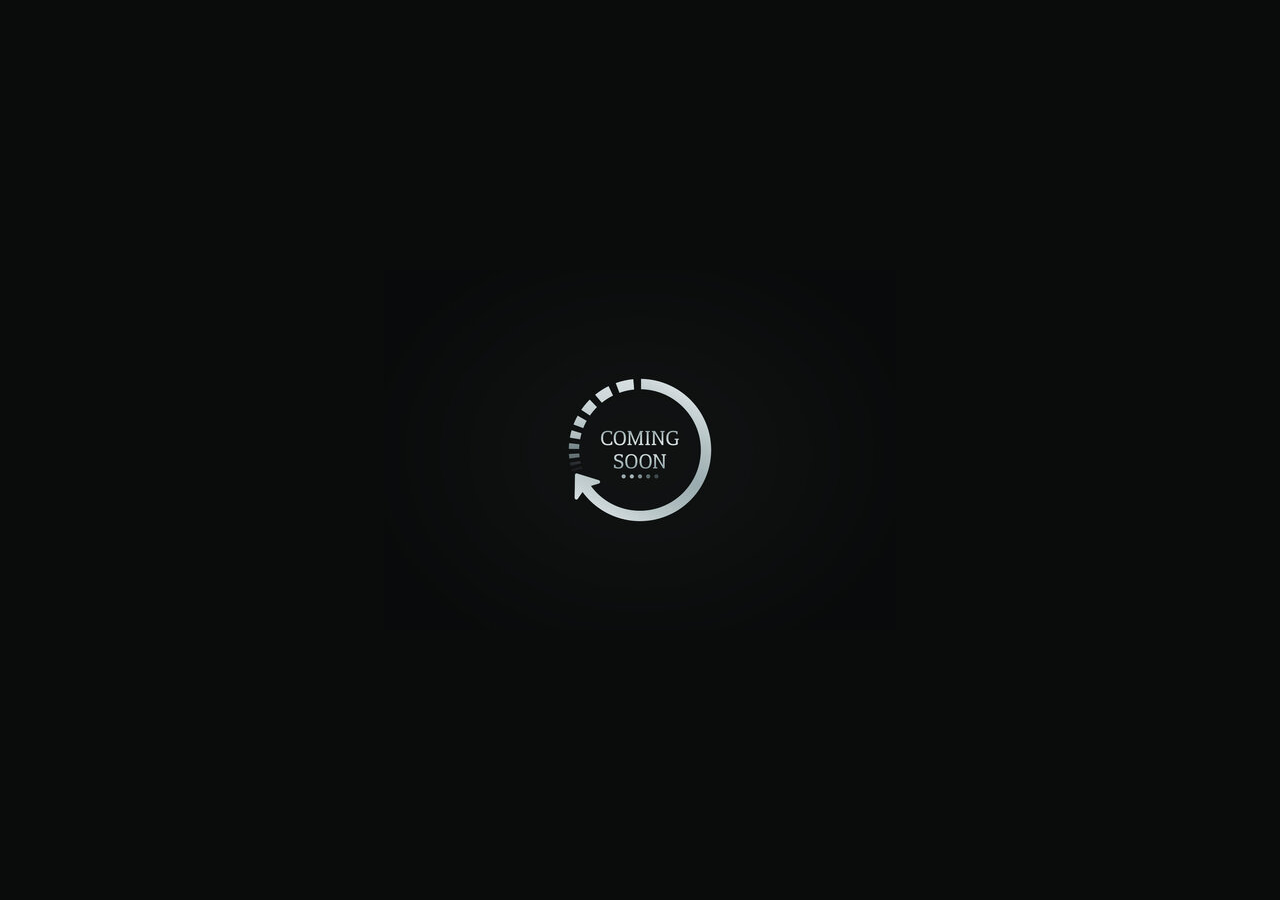
<file: index.html>
<!DOCTYPE html>
<html lang="en">
<head>
    <meta charset="UTF-8">
    <meta name="viewport" content="width=device-width, initial-scale=1.0">
    <title>Document</title>
    <link href="https://cdn.jsdelivr.net/npm/bootstrap@5.3.8/dist/css/bootstrap.min.css" rel="stylesheet" integrity="sha384-sRIl4kxILFvY47J16cr9ZwB07vP4J8+LH7qKQnuqkuIAvNWLzeN8tE5YBujZqJLB" crossorigin="anonymous">
</head>
<body>
    <style>
        body {
            background-color: #0A0C0B;
        }   
    </style>
     <DIV class="CONTAINER">
        <DIV class="ROW">
            <DIV class="COL-12 d-flex justify-content-center align-items-center" style="height: 100vh;">
                <!-- <H1>ACTIVATION COMING SOON</H1> -->
                 <img src="./360_F_429147814_0RLI4EL9SRKOUAhhJXLs7MKKuDhEjZqZ.jpg" alt="">
            </DIV>
        </DIV>
     </DIV>


    <script src="https://cdn.jsdelivr.net/npm/bootstrap@5.3.8/dist/js/bootstrap.bundle.min.js" integrity="sha384-FKyoEForCGlyvwx9Hj09JcYn3nv7wiPVlz7YYwJrWVcXK/BmnVDxM+D2scQbITxI" crossorigin="anonymous"></script>
</body>
</html>
</file>
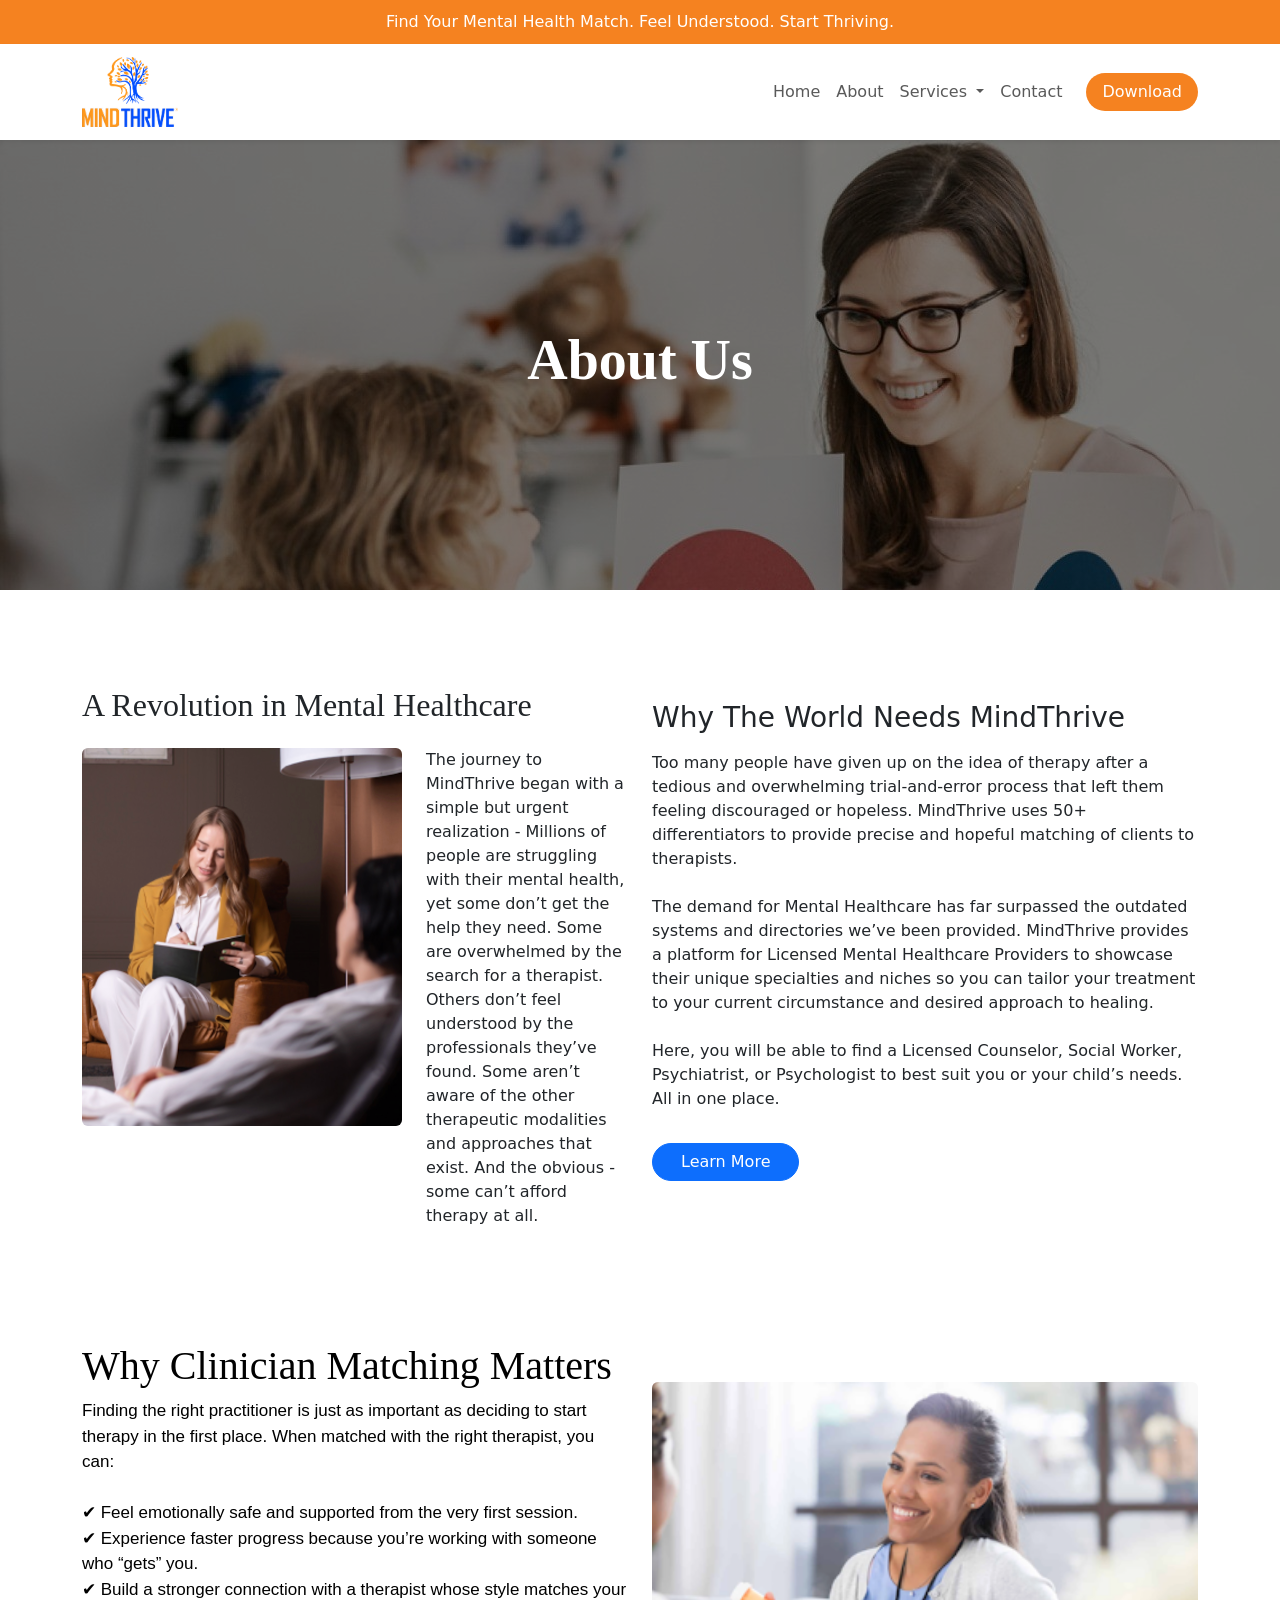
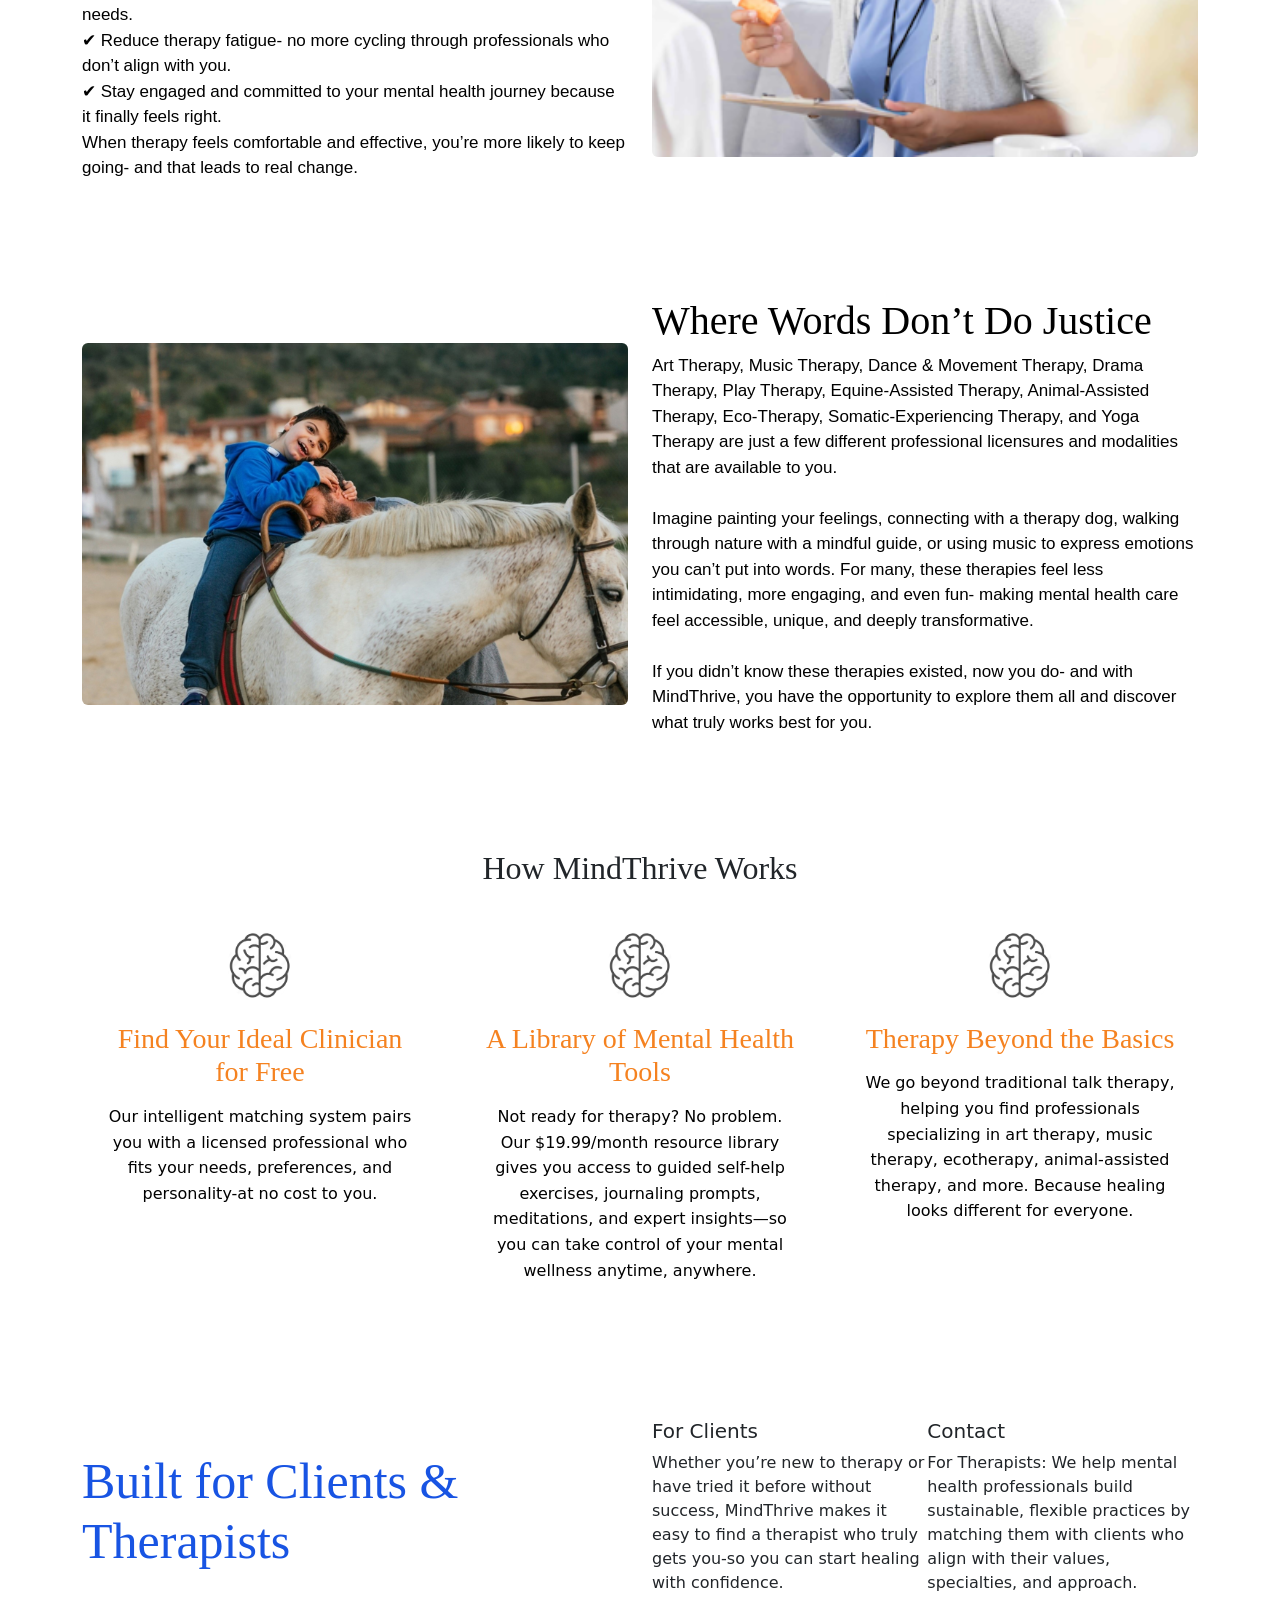
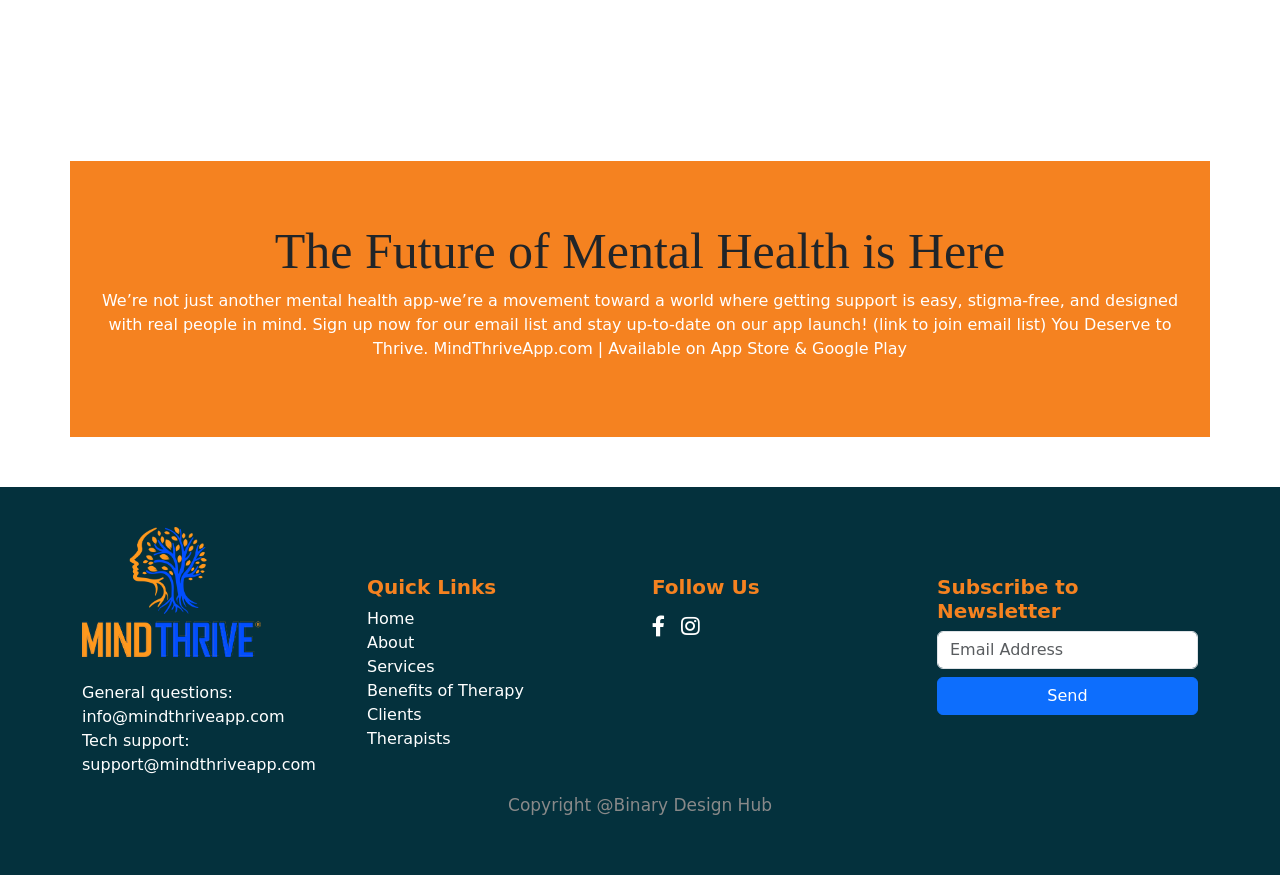
<file: about.html>
<!DOCTYPE html>
<html lang="en">
  <head>
    <meta charset="UTF-8" />
    <meta name="viewport" content="width=device-width, initial-scale=1.0" />
    <title>Document</title>
    <link rel="stylesheet" href="style.css" />
    <link
      href="https://cdn.jsdelivr.net/npm/bootstrap@5.3.2/dist/css/bootstrap.min.css"
      rel="stylesheet"
    />
    <link
      href="https://cdnjs.cloudflare.com/ajax/libs/font-awesome/5.15.4/css/all.min.css"
      rel="stylesheet"
    />
  </head>
  <body>
    <!-- Top Bar -->
    <div class="top-bar">
      Find Your Mental Health Match. Feel Understood. Start Thriving.
    </div>

    <!-- Navbar -->
    <nav class="navbar navbar-expand-lg shadow-sm">
      <div class="container">
        <a class="navbar-brand" href="#">
          <img src="./images/nav-logo.png" alt="MindThrive" height="70" />
        </a>
        <button
          class="navbar-toggler"
          type="button"
          data-bs-toggle="collapse"
          data-bs-target="#navbarNav"
        >
          <span class="navbar-toggler-icon"></span>
        </button>
        <div
          class="collapse navbar-collapse justify-content-end"
          id="navbarNav"
        >
          <ul class="navbar-nav me-3">
            <li class="nav-item">
              <a class="nav-link" href="index.html">Home</a>
            </li>
            <li class="nav-item">
              <a class="nav-link" href="about.html">About</a>
            </li>

            <!-- Services Dropdown -->
            <li class="nav-item dropdown">
              <a
                class="nav-link dropdown-toggle"
                href="#"
                id="servicesDropdown"
                role="button"
                data-bs-toggle="dropdown"
                aria-expanded="false"
              >
                Services
              </a>
              <ul class="dropdown-menu" aria-labelledby="servicesDropdown">
                <li>
                  <a class="dropdown-item" href="/clients.html">Clients</a>
                </li>
                <li>
                  <a class="dropdown-item" href="/clinicians.html"
                    >Clinicians</a
                  >
                </li>
                <li>
                  <a class="dropdown-item" href="/benefits.html"
                    >Client Resources Library</a
                  >
                </li>
                
                
              </ul>
            </li>

            <li class="nav-item">
              <a class="nav-link" href="contact.html">Contact</a>
            </li>
          </ul>
          <a href="#" class="btn btn-download">Download</a>
        </div>
      </div>
    </nav>

    <!-- banner -->
    <section class="about-hero">
      <div class="container text-center">
        <h1>About Us</h1>
      </div>
    </section>

    <!-- Founder Section -->
<section class="founder py-5">
  <div class="container">
    <div class="row align-items-center">
      
      <!-- Left Column -->
      <div class="col-lg-6 mb-4 mb-lg-0">
        <h2 class="mb-4 mt-5">A Revolution in Mental Healthcare</h2>
        <div class="d-flex flex-column flex-md-row align-items-start">
          <img src="./images/about.png" alt="MindThrive" class="img-fluid me-md-4 mb-3 mb-md-0 rounded" />
          <p>
            The journey to MindThrive began with a simple but urgent realization - Millions of people are struggling with their mental health, yet some don’t get the help they need. Some are overwhelmed by the search for a therapist. Others don’t feel understood by the professionals they’ve found. Some aren’t aware of the other therapeutic modalities and approaches that exist. And the obvious - some can’t afford therapy at all.
          </p>
        </div>
      </div>

      <!-- Right Column -->
      <div class="col-lg-6">
        <h3 class="mb-3">Why The World Needs MindThrive</h3>
        <p>
          Too many people have given up on the idea of therapy after a tedious and overwhelming trial-and-error process that left them feeling discouraged or hopeless. MindThrive uses 50+ differentiators to provide precise and hopeful matching of clients to therapists.<br><br>
          The demand for Mental Healthcare has far surpassed the outdated systems and directories we’ve been provided. MindThrive provides a platform for Licensed Mental Healthcare Providers to showcase their unique specialties and niches so you can tailor your treatment to your current circumstance and desired approach to healing.<br><br>
          Here, you will be able to find a Licensed Counselor, Social Worker, Psychiatrist, or Psychologist to best suit you or your child’s needs. All in one place.
        </p>
        <button class="btn btn-primary rounded-pill mt-3">Learn More</button>
      </div>

    </div>
  </div>
</section>

<!-- Optional CSS for spacing -->
<!-- <style>
  .founder h2, .founder h3 {
    color: #1a1a1a;
  }
  .founder p {
    line-height: 1.7;
    color: #555;
  }
</style> -->


    <!-- about section 1 -->
    <section class="about-section-1">
      <div class="container">
        <div class="row align-items-center">
          <div class="col-md-6">
            <h2>Why Clinician Matching Matters</h2>
            <p>
              Finding the right practitioner is just as important as deciding to
              start therapy in the first place. When matched with the right
              therapist, you can: <br />
              <br />✔ Feel emotionally safe and supported from the very first
              session.<br />
              ✔ Experience faster progress because you’re working with someone
              who “gets” you.<br />
              ✔ Build a stronger connection with a therapist whose style matches
              your needs.<br />
              ✔ Reduce therapy fatigue- no more cycling through professionals
              who don’t align with you.<br />
              ✔ Stay engaged and committed to your mental health journey because
              it finally feels right.<br />
              When therapy feels comfortable and effective, you’re more likely
              to keep going- and that leads to real change.
            </p>
          </div>
          <div class="col-md-6">
            <img
              src="./images/about-img-1.png"
              alt="Therapy"
              class="img-fluid rounded"
            />
          </div>
        </div>
      </div>
    </section>

    <!-- about section 2 -->
    <section class="about-section-1">
      <div class="container">
        <div class="row align-items-center">
          <div class="col-md-6">
            <img
              src="./images/about-img-2.jpeg"
              alt="Therapy"
              class="img-fluid rounded"
            />
          </div>
          <div class="col-md-6">
            <h2>Where Words Don’t Do Justice</h2>
            <p>
              Art Therapy, Music Therapy, Dance & Movement Therapy, Drama
              Therapy, Play Therapy, Equine-Assisted Therapy, Animal-Assisted
              Therapy, Eco-Therapy, Somatic-Experiencing Therapy, and Yoga
              Therapy are just a few different professional licensures and
              modalities that are available to you.<br /><br />
              Imagine painting your feelings, connecting with a therapy dog,
              walking through nature with a mindful guide, or using music to
              express emotions you can’t put into words. For many, these
              therapies feel less intimidating, more engaging, and even fun-
              making mental health care feel accessible, unique, and deeply
              transformative.<br /><br />
              If you didn’t know these therapies existed, now you do- and with
              MindThrive, you have the opportunity to explore them all and
              discover what truly works best for you.
            </p>
          </div>
        </div>
      </div>
    </section>

    <!-- about-card -->
    <section class="about-section-2 text-center mt-5">
      <div class="container">
        <h2>How MindThrive Works</h2>
        <div class="row mt-4">
          <div class="col-md-4">
            <div class="card-custom">
              <div class="icon-circle">
                <img class="rounded-pill" src="./images/about-card-img.jpg"
                height="70 alt="" />
              </div>
              <h3>Find Your Ideal Clinician for Free</h3>
              <p>
                Our intelligent matching system pairs you with a licensed
                professional who fits your needs, preferences, and
                personality-at no cost to you.
              </p>
            </div>
          </div>

          <div class="col-md-4">
            <div class="card-custom">
              <div class="icon-circle">
                <img class="rounded-pill" src="./images/about-card-img.jpg"
                height="70 alt="" />
              </div>
              <h3>A Library of Mental Health Tools</h3>
              <p>
                Not ready for therapy? No problem. Our $19.99/month resource
                library gives you access to guided self-help exercises,
                journaling prompts, meditations, and expert insights—so you can
                take control of your mental wellness anytime, anywhere.
              </p>
            </div>
          </div>

          <div class="col-md-4">
            <div class="card-custom">
              <div class="icon-circle">
                <img class="rounded-pill" src="./images/about-card-img.jpg"
                height="70 alt="" />
              </div>
              <h3>Therapy Beyond the Basics</h3>
              <p>
                We go beyond traditional talk therapy, helping you find
                professionals specializing in art therapy, music therapy,
                ecotherapy, animal-assisted therapy, and more. Because healing
                looks different for everyone.
              </p>
            </div>
          </div>
        </div>
      </div>
    </section>

    <!-- about section 3 -->
   
    <section class="about-section-3">
      <div class="container">
        <div class="row">
          <div class="col-md-6 d-flex align-items-center">
            <h2>
              Built for Clients & <br />
              Therapists
            </h2>
          </div>
          <div class="col-md-6 d-flex">
            <div class="content">
              <h5>For Clients</h5>
              <p>
                Whether you’re new to therapy or have tried it before without
                success, MindThrive makes it easy to find a therapist who truly
                gets you-so you can start healing with confidence.
              </p>
            </div>
            <div class="content">
              <h5>Contact</h5>
              <p>
                For Therapists: We help mental health professionals build
                sustainable, flexible practices by matching them with clients
                who align with their values, specialties, and approach.
              </p>
            </div>
          </div>
        </div>
      </div>
    </section>

     <!-- about section 4 -->
    <section class="about-section-4">
      <div class="container">
        <div class="row">
          <div class="col-md-12">
            <h2 class="text-center">The Future of Mental Health is Here</h2>
            <p class="text-center">We’re not just another mental health app-we’re a movement toward a
            world where getting support is easy, stigma-free, and designed with
            real people in mind. Sign up now for our email list and stay
            up-to-date on our app launch! (link to join email list) You Deserve
            to Thrive. MindThriveApp.com | Available on App Store & Google Play</p>
          </div>
        </div>
      </div>
    </section>

<!-- Footer -->
    <footer class="footer">
      <div class="container">
        <div class="row">
          <div class="col-md-3">
            <img src="./images/nav-logo.png" alt="MindThrive" height="130" />
            <p class="mt-4">
              General questions: info@mindthriveapp.com
              <br />
              Tech support: support@mindthriveapp.com
            </p>

            <!-- Social Icons
            <div class="social-icons mt-3">
              <a href="https://facebook.com" target="_blank"
                ><i class="fab fa-facebook-f"></i
              ></a>
              <a href="https://instagram.com" target="_blank"
                ><i class="fab fa-instagram"></i
              ></a>
              <a href="https://linkedin.com" target="_blank"
                ><i class="fab fa-linkedin-in"></i
              ></a>
              <a href="https://twitter.com" target="_blank"
                ><i class="fab fa-twitter"></i
              ></a>
            </div> -->
          </div>

          <div class="col-md-3 mt-5">
            <h5>Quick Links</h5>
            <ul class="list-unstyled">
              <li><a href="/index.html">Home</a></li>
              <li><a href="/about.html">About</a></li>
              <li><a href="">Services</a></li>
              <li><a href="/benefits.html">Benefits of Therapy</a></li>
              <li><a href="/clients.html">Clients</a></li>
              <li><a href="#">Therapists</a></li>
            </ul>
          </div>
          <div class="col-md-3 mt-5">
            <h5>Follow Us</h5>
            <ul class="list-unstyled d-flex mt-3">
              <li>
                <a href="https://www.facebook.com" target="_blank" class="me-3">
                  <i class="fab fa-facebook-f fa-lg"></i>
                </a>
              </li>
              <li>
                <a href="https://www.instagram.com" target="_blank">
                  <i class="fab fa-instagram fa-lg"></i>
                </a>
              </li>
            </ul>
          </div>
          <div class="col-md-3 mt-5">
            <h5>Subscribe to Newsletter</h5>
            <input
              type="email"
              class="form-control mb-2"
              placeholder="Email Address"
            />
            <button class="btn btn-primary w-100">Send</button>
          </div>
        </div>
      </div>
      <div class="bottom">
        <p>Copyright @Binary Design Hub</p>
      </div>
    </footer>

    <script src="https://cdn.jsdelivr.net/npm/bootstrap@5.3.2/dist/js/bootstrap.bundle.min.js"></script>
  </body>
</html>
</file>
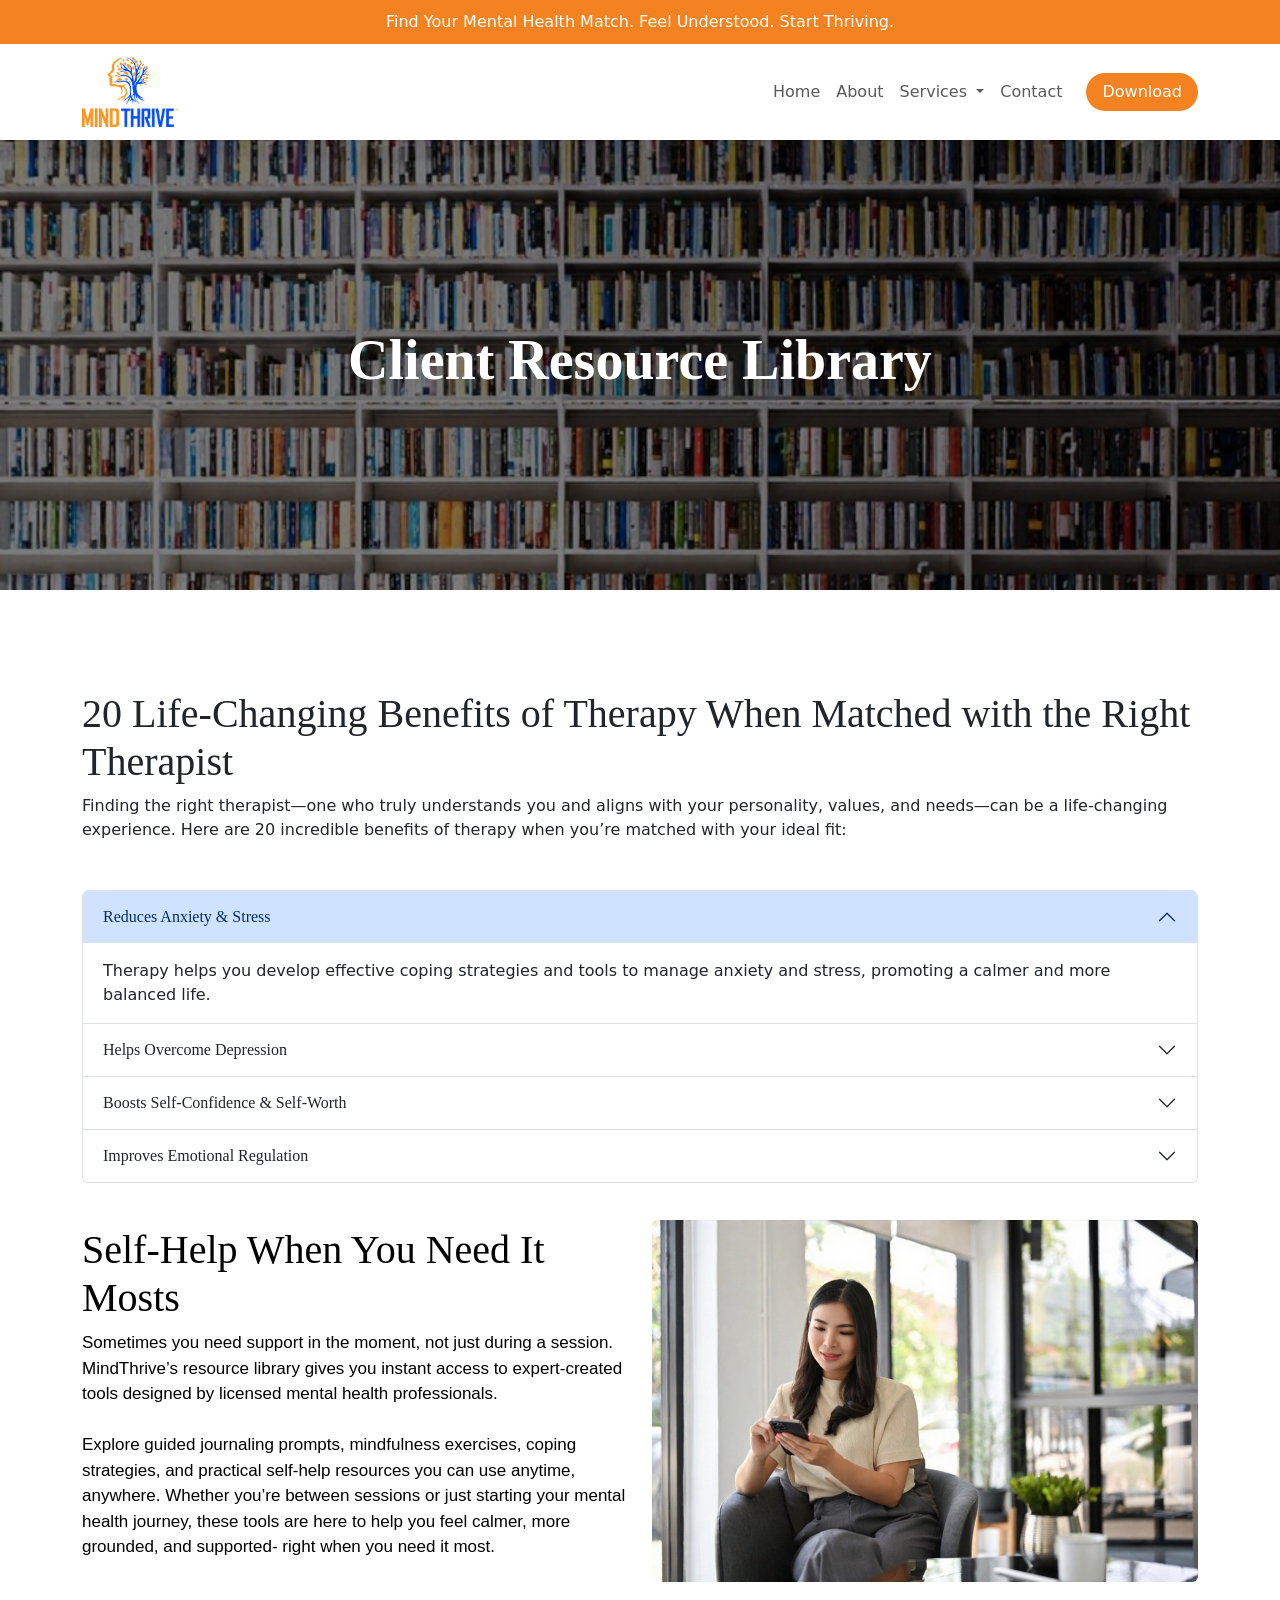
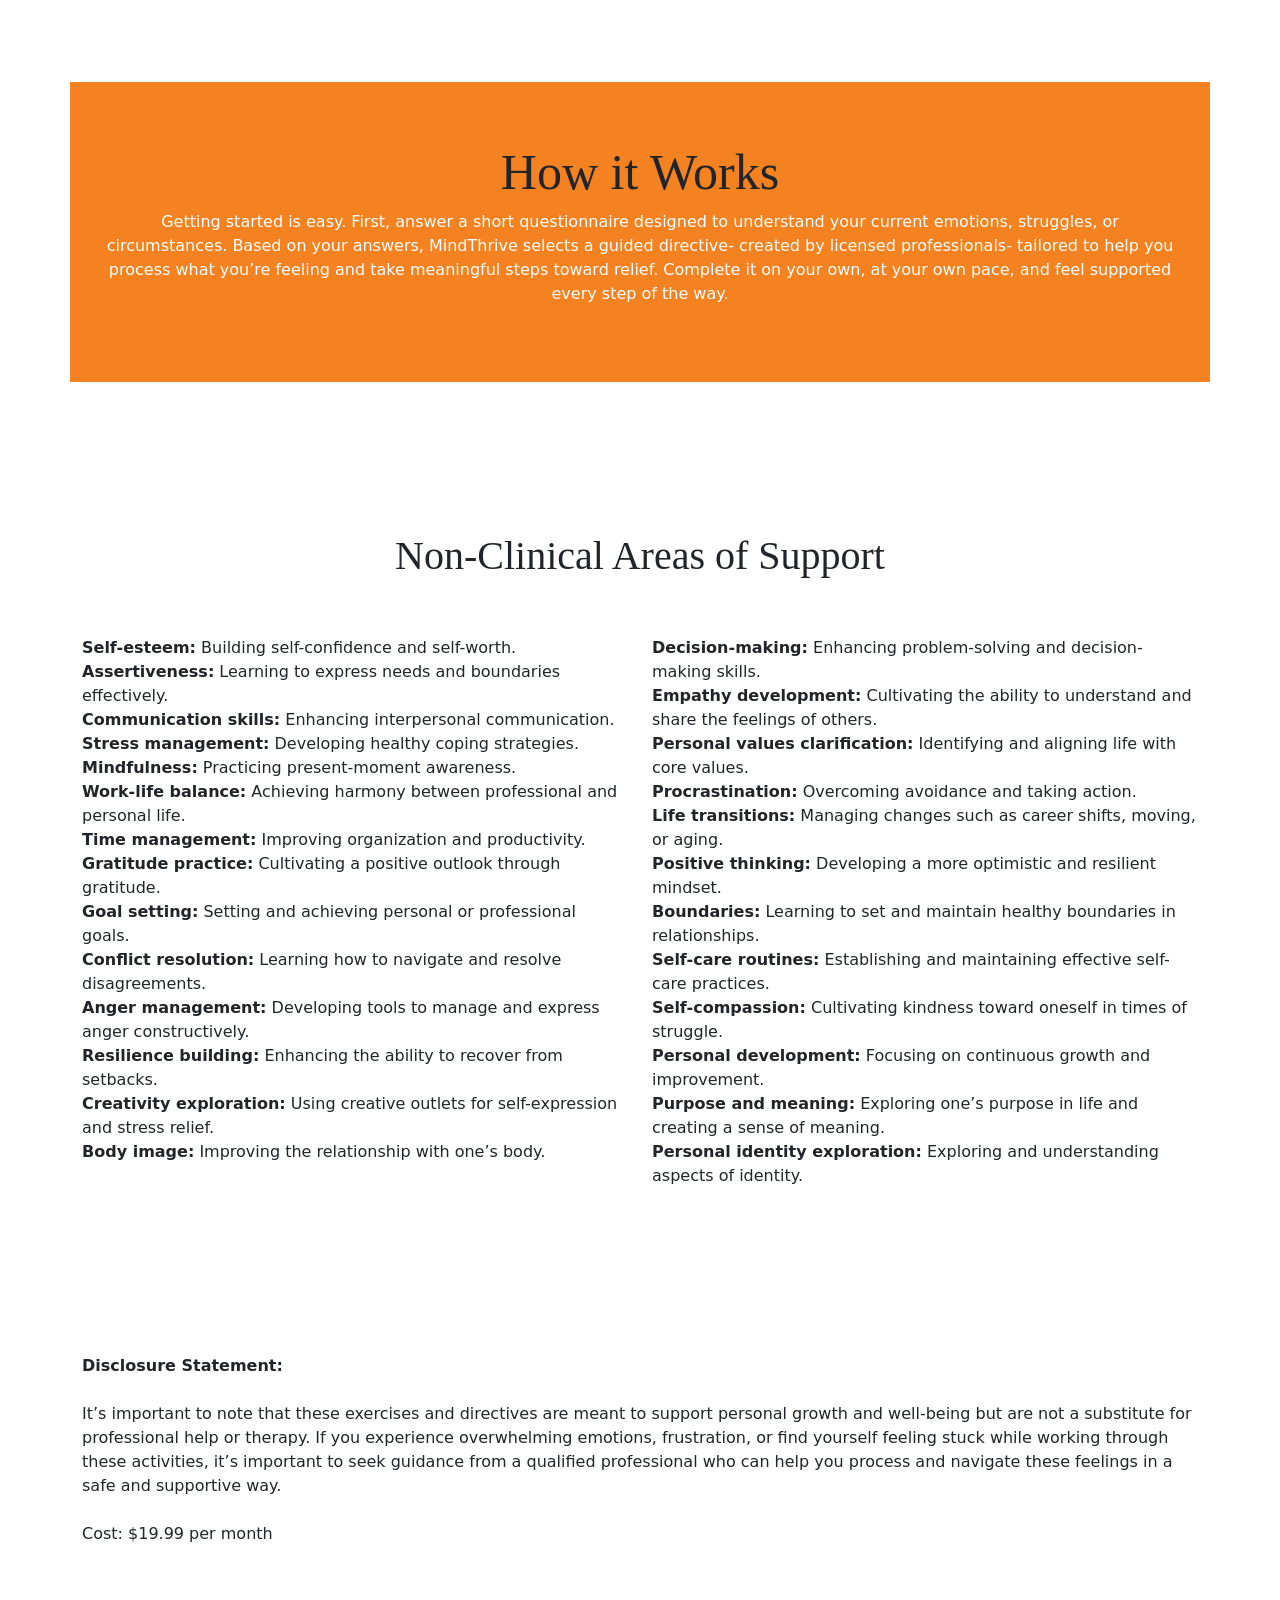
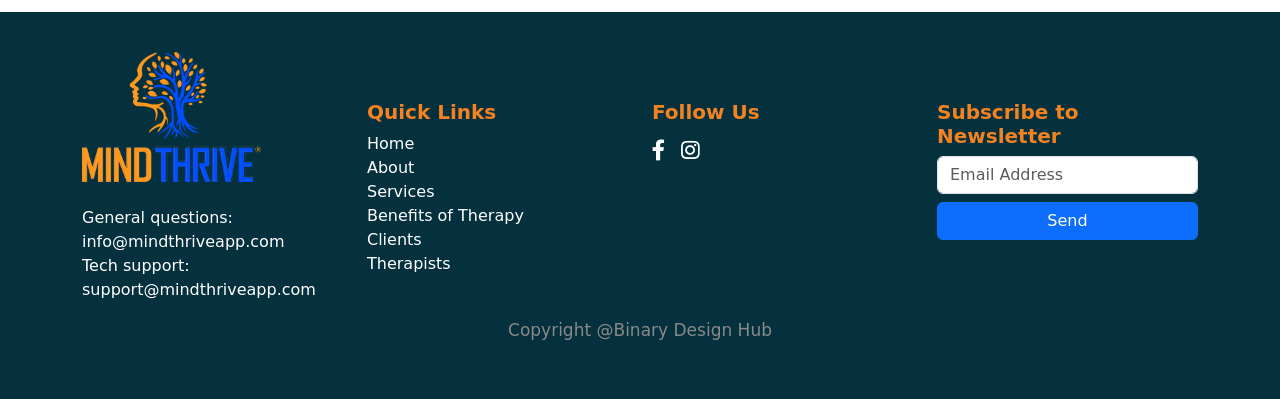
<file: benefits.html>
<!DOCTYPE html>
<html lang="en">
  <head>
    <meta charset="UTF-8" />
    <meta name="viewport" content="width=device-width, initial-scale=1.0" />
    <title>Document</title>
    <link rel="stylesheet" href="style.css" />
    <link
      href="https://cdn.jsdelivr.net/npm/bootstrap@5.3.2/dist/css/bootstrap.min.css"
      rel="stylesheet"
    />
    <link
      href="https://cdnjs.cloudflare.com/ajax/libs/font-awesome/5.15.4/css/all.min.css"
      rel="stylesheet"
    />
  </head>
  <body>
    <!-- Top Bar -->
    <div class="top-bar">
      Find Your Mental Health Match. Feel Understood. Start Thriving.
    </div>

    <!-- Navbar -->
    <nav class="navbar navbar-expand-lg shadow-sm">
      <div class="container">
        <a class="navbar-brand" href="#">
          <img src="./images/nav-logo.png" alt="MindThrive" height="70" />
        </a>
        <button
          class="navbar-toggler"
          type="button"
          data-bs-toggle="collapse"
          data-bs-target="#navbarNav"
        >
          <span class="navbar-toggler-icon"></span>
        </button>
        <div
          class="collapse navbar-collapse justify-content-end"
          id="navbarNav"
        >
          <ul class="navbar-nav me-3">
            <li class="nav-item">
              <a class="nav-link" href="index.html">Home</a>
            </li>
            <li class="nav-item">
              <a class="nav-link" href="about.html">About</a>
            </li>

            <!-- Services Dropdown -->
            <li class="nav-item dropdown">
              <a
                class="nav-link dropdown-toggle"
                href="#"
                id="servicesDropdown"
                role="button"
                data-bs-toggle="dropdown"
                aria-expanded="false"
              >
                Services
              </a>
              <ul class="dropdown-menu" aria-labelledby="servicesDropdown">
                <li>
                  <a class="dropdown-item" href="/clients.html">Clients</a>
                </li>
                <li>
                  <a class="dropdown-item" href="/clinicians.html"
                    >Clinicians</a
                  >
                </li>
                <li>
                  <a class="dropdown-item" href="/benefits.html"
                    >Client Resources Library</a
                  >
                </li>
                
                
              </ul>
            </li>

            <li class="nav-item">
              <a class="nav-link" href="contact.html">Contact</a>
            </li>
          </ul>
          <a href="#" class="btn btn-download">Download</a>
        </div>
      </div>
    </nav>

    <!-- banner -->
    <section class="benefits-hero">
      <div class="container text-center">
        <h1>Client Resource Library</h1>
      </div>
    </section>



     <!-- benefits-section-2 -->
    <section class="benefits-2">
      <div class="container">
        <div class="row">
          <div class="col-md-12">
            <h2>
              20 Life-Changing Benefits of Therapy When Matched with the Right
              Therapist
            </h2>
            <p>
              Finding the right therapist—one who truly understands you and
              aligns with your personality, values, and needs—can be a
              life-changing experience. Here are 20 incredible benefits of
              therapy when you’re matched with your ideal fit:
            </p>

            <div class="accordian">
              <div class="accordion mt-5" id="accordionExample">
                <div class="accordion-item">
                  <h2 class="accordion-header" id="headingOne">
                    <button
                      class="accordion-button"
                      type="button"
                      data-bs-toggle="collapse"
                      data-bs-target="#collapseOne"
                      aria-expanded="true"
                      aria-controls="collapseOne"
                    >
                      Reduces Anxiety & Stress
                    </button>
                  </h2>
                  <div
                    id="collapseOne"
                    class="accordion-collapse collapse show"
                    aria-labelledby="headingOne"
                    data-bs-parent="#accordionExample"
                  >
                    <div class="accordion-body">
                      Therapy helps you develop effective coping strategies and
                      tools to manage anxiety and stress, promoting a calmer and
                      more balanced life.
                    </div>
                  </div>
                </div>
                <div class="accordion-item">
                  <h2 class="accordion-header" id="headingTwo">
                    <button
                      class="accordion-button collapsed"
                      type="button"
                      data-bs-toggle="collapse"
                      data-bs-target="#collapseTwo"
                      aria-expanded="false"
                      aria-controls="collapseTwo"
                    >
                      Helps Overcome Depression
                    </button>
                  </h2>
                  <div
                    id="collapseTwo"
                    class="accordion-collapse collapse"
                    aria-labelledby="headingTwo"
                    data-bs-parent="#accordionExample"
                  >
                    <div class="accordion-body">
                      Through personalized support, therapy assists in
                      understanding and addressing the root causes of
                      depression, fostering hope and motivation.
                    </div>
                  </div>
                </div>
                <div class="accordion-item">
                  <h2 class="accordion-header" id="headingThree">
                    <button
                      class="accordion-button collapsed"
                      type="button"
                      data-bs-toggle="collapse"
                      data-bs-target="#collapseThree"
                      aria-expanded="false"
                      aria-controls="collapseThree"
                    >
                      Boosts Self-Confidence & Self-Worth
                    </button>
                  </h2>
                  <div
                    id="collapseThree"
                    class="accordion-collapse collapse"
                    aria-labelledby="headingThree"
                    data-bs-parent="#accordionExample"
                  >
                    <div class="accordion-body">
                      Working with the right therapist encourages
                      self-exploration, empowering you to build a stronger sense
                      of confidence and value in yourself.
                    </div>
                  </div>
                </div>

                <div class="accordion-item">
                  <h2 class="accordion-header" id="headingTwo">
                    <button
                      class="accordion-button collapsed"
                      type="button"
                      data-bs-toggle="collapse"
                      data-bs-target="#collapseTwo"
                      aria-expanded="false"
                      aria-controls="collapseTwo"
                    >
                      Improves Emotional Regulation
                    </button>
                  </h2>
                  <div
                    id="collapseTwo"
                    class="accordion-collapse collapse"
                    aria-labelledby="headingTwo"
                    data-bs-parent="#accordionExample"
                  >
                    <div class="accordion-body">
                      Therapy teaches you how to better understand, express, and
                      regulate your emotions, leading to healthier relationships
                      and personal growth.
                    </div>
                  </div>
                </div>
              </div>
            </div>
          </div>
        </div>
      </div>
    </section>

    <!-- benefits-section-1 -->
    <section class="about-section-1">
      <div class="container">
        <div class="row align-items-center">
          <div class="col-md-6">
            <h2>Self-Help When You Need It Mosts</h2>
            <p>
              Sometimes you need support in the moment, not just during a
              session. MindThrive’s resource library gives you instant access to
              expert-created tools designed by licensed mental health
              professionals.<br /><br />
              Explore guided journaling prompts, mindfulness exercises, coping
              strategies, and practical self-help resources you can use anytime,
              anywhere. Whether you’re between sessions or just starting your
              mental health journey, these tools are here to help you feel
              calmer, more grounded, and supported- right when you need it most.
            </p>
          </div>
          <div class="col-md-6">
            <img
              src="./images/benefits-1.jpg"
              alt="Therapy"
              class="img-fluid rounded"
            />
          </div>
        </div>
      </div>
    </section>


    <!-- benefits-3 -->
    <section class="about-section-4">
      <div class="container">
        <div class="row">
          <div class="col-md-12">
            <h2 class="text-center">How it Works</h2>
            <p class="text-center">
              Getting started is easy. First, answer a short questionnaire
              designed to understand your current emotions, struggles, or
              circumstances. Based on your answers, MindThrive selects a guided
              directive- created by licensed professionals- tailored to help you
              process what you’re feeling and take meaningful steps toward
              relief. Complete it on your own, at your own pace, and feel
              supported every step of the way.
            </p>
          </div>
        </div>
      </div>
    </section>

    <!-- benefits-4 -->
    <section class="benefits-4">
      <div class="container">
        <div class="row">
          <h2 class="text-center">Non-Clinical Areas of Support</h2>
          <div class="col-md-6 mt-5">
            <strong>Self-esteem:</strong> Building self-confidence and
            self-worth.<br />
            <strong>Assertiveness:</strong> Learning to express needs and
            boundaries effectively.<br /><strong> Communication skills:</strong>
            Enhancing interpersonal communication.<br /><strong>
              Stress management:</strong
            >
            Developing healthy coping strategies.<br /><strong>
              Mindfulness:</strong
            >
            Practicing present-moment awareness.<br /><strong>
              Work-life balance:</strong
            >
            Achieving harmony between professional and personal life.
            <br /><strong>Time management:</strong> Improving organization and
            productivity.<br /><strong> Gratitude practice:</strong> Cultivating
            a positive outlook through gratitude.<br /><strong>
              Goal setting:</strong
            >
            Setting and achieving personal or professional goals.<br /><strong>
              Conflict resolution:</strong
            >
            Learning how to navigate and resolve disagreements.<br /><strong>
              Anger management:</strong
            >
            Developing tools to manage and express anger constructively.<br /><strong>
              Resilience building:</strong
            >
            Enhancing the ability to recover from setbacks.<br /><strong>
              Creativity exploration:</strong
            >
            Using creative outlets for self-expression and stress relief.<br /><strong>
              Body image:</strong
            >
            Improving the relationship with one’s body.
          </div>
          <div class="col-md-6 mt-5">
            <p>
              <strong>Decision-making:</strong> Enhancing problem-solving and
              decision-making skills.

              <br /><strong>Empathy development:</strong> Cultivating the
              ability to understand and share the feelings of others.

              <br /><strong>Personal values clarification:</strong> Identifying
              and aligning life with core values.

              <br /><strong>Procrastination:</strong> Overcoming avoidance and
              taking action.

              <br /><strong>Life transitions:</strong> Managing changes such as
              career shifts, moving, or aging.

              <br /><strong>Positive thinking:</strong> Developing a more
              optimistic and resilient mindset.

              <br /><strong>Boundaries:</strong> Learning to set and maintain
              healthy boundaries in relationships.

              <br /><strong>Self-care routines:</strong> Establishing and
              maintaining effective self-care practices.

              <br /><strong>Self-compassion:</strong> Cultivating kindness
              toward oneself in times of struggle.

              <br /><strong>Personal development:</strong> Focusing on
              continuous growth and improvement.

              <br /><strong>Purpose and meaning:</strong> Exploring one’s
              purpose in life and creating a sense of meaning.

              <br /><strong>Personal identity exploration:</strong> Exploring
              and understanding aspects of identity.
            </p>
          </div>
        </div>
      </div>
    </section>
    <!-- benefits-5 -->
    <section class="benefits-5">
      <div class="container">
        <div class="row">
          <div class="col-md-12">
            <p>
              <strong>Disclosure Statement:</strong><br><br>

              It’s important to note that these exercises and directives are
              meant to support personal growth and well-being but are not a
              substitute for professional help or therapy. If you experience
              overwhelming emotions, frustration, or find yourself feeling stuck
              while working through these activities, it’s important to seek
              guidance from a qualified professional who can help you process
              and navigate these feelings in a safe and supportive way. <br><br>Cost:
              $19.99 per month
            </p>
          </div>
        </div>
      </div>
    </section>

<!-- Footer -->
    <footer class="footer">
      <div class="container">
        <div class="row">
          <div class="col-md-3">
            <img src="./images/nav-logo.png" alt="MindThrive" height="130" />
            <p class="mt-4">
              General questions: info@mindthriveapp.com
              <br />
              Tech support: support@mindthriveapp.com
            </p>

            <!-- Social Icons
            <div class="social-icons mt-3">
              <a href="https://facebook.com" target="_blank"
                ><i class="fab fa-facebook-f"></i
              ></a>
              <a href="https://instagram.com" target="_blank"
                ><i class="fab fa-instagram"></i
              ></a>
              <a href="https://linkedin.com" target="_blank"
                ><i class="fab fa-linkedin-in"></i
              ></a>
              <a href="https://twitter.com" target="_blank"
                ><i class="fab fa-twitter"></i
              ></a>
            </div> -->
          </div>

          <div class="col-md-3 mt-5">
            <h5>Quick Links</h5>
            <ul class="list-unstyled">
              <li><a href="/index.html">Home</a></li>
              <li><a href="/about.html">About</a></li>
              <li><a href="">Services</a></li>
              <li><a href="/benefits.html">Benefits of Therapy</a></li>
              <li><a href="/clients.html">Clients</a></li>
              <li><a href="#">Therapists</a></li>
            </ul>
          </div>
          <div class="col-md-3 mt-5">
            <h5>Follow Us</h5>
            <ul class="list-unstyled d-flex mt-3">
              <li>
                <a href="https://www.facebook.com" target="_blank" class="me-3">
                  <i class="fab fa-facebook-f fa-lg"></i>
                </a>
              </li>
              <li>
                <a href="https://www.instagram.com" target="_blank">
                  <i class="fab fa-instagram fa-lg"></i>
                </a>
              </li>
            </ul>
          </div>
          <div class="col-md-3 mt-5">
            <h5>Subscribe to Newsletter</h5>
            <input
              type="email"
              class="form-control mb-2"
              placeholder="Email Address"
            />
            <button class="btn btn-primary w-100">Send</button>
          </div>
        </div>
      </div>
      <div class="bottom">
        <p>Copyright @Binary Design Hub</p>
      </div>
    </footer>

    <script src="https://cdn.jsdelivr.net/npm/bootstrap@5.3.2/dist/js/bootstrap.bundle.min.js"></script>
  </body>
</html>
</file>
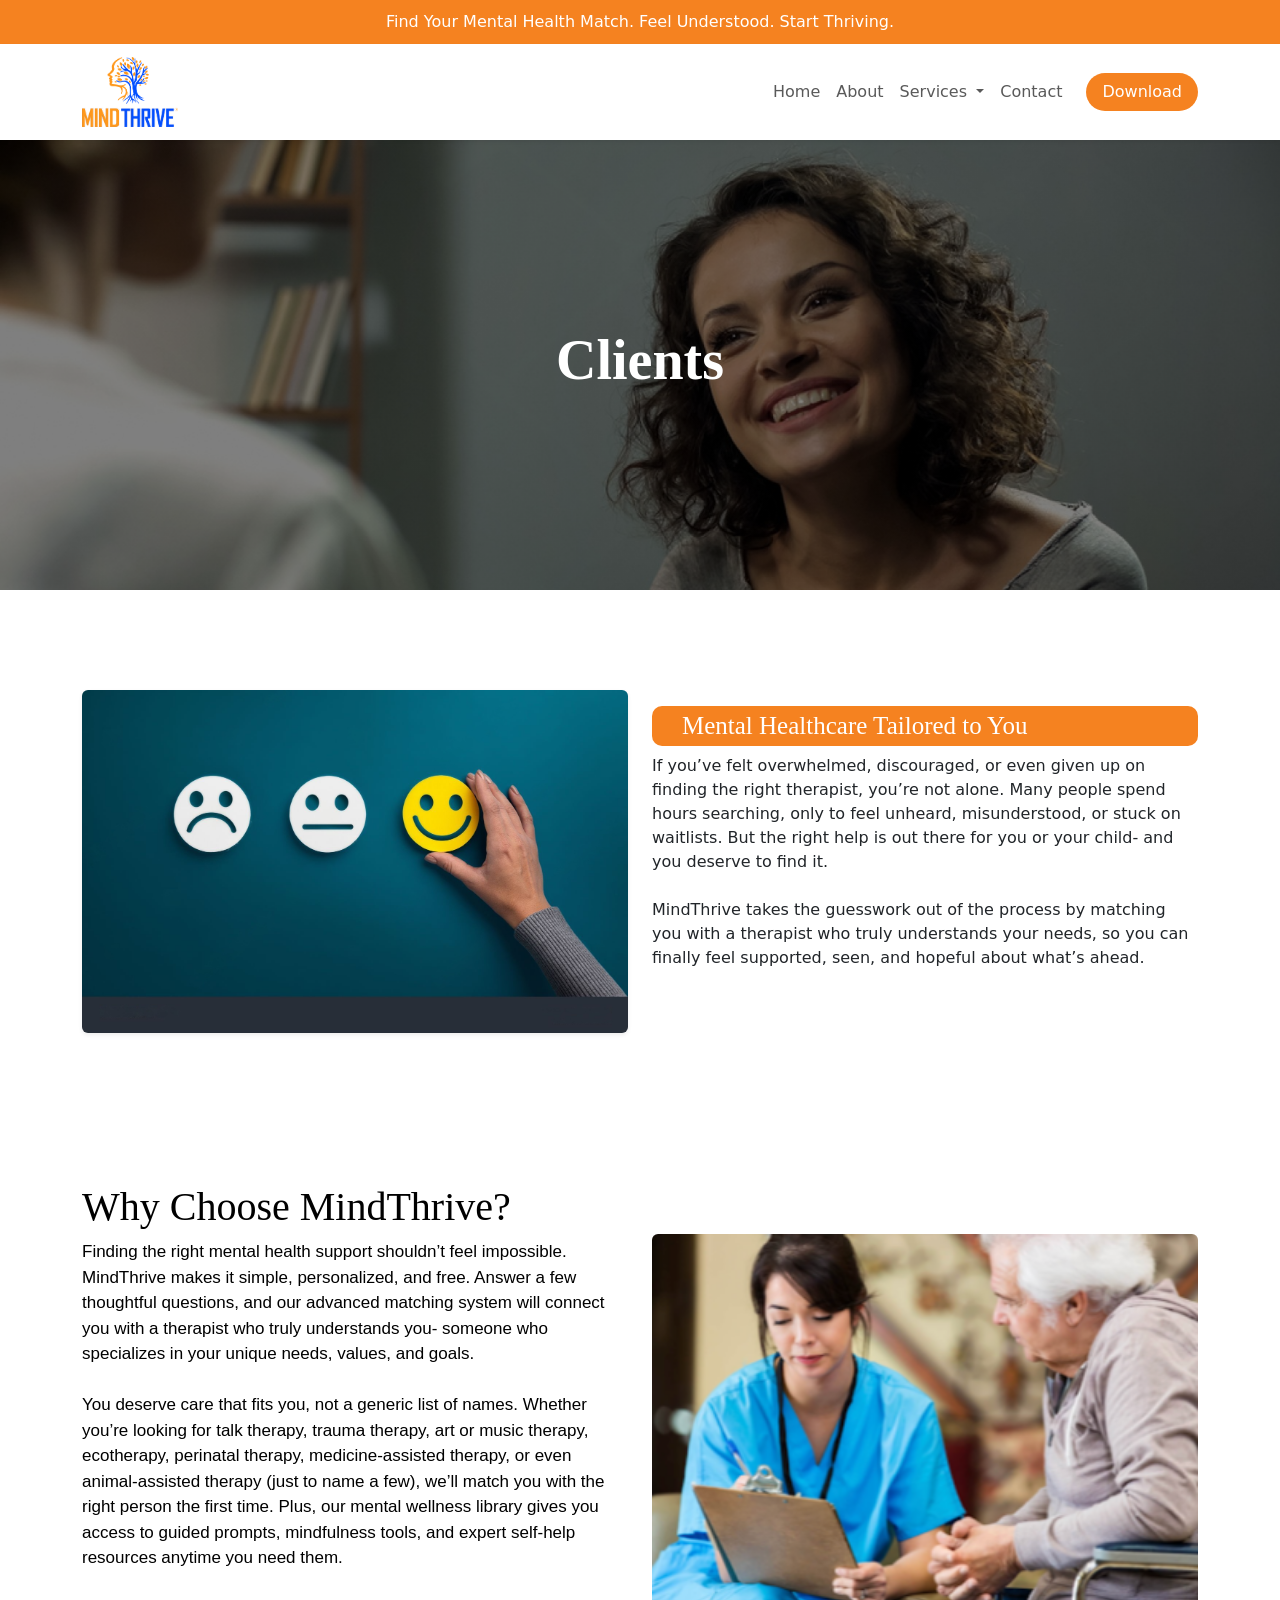
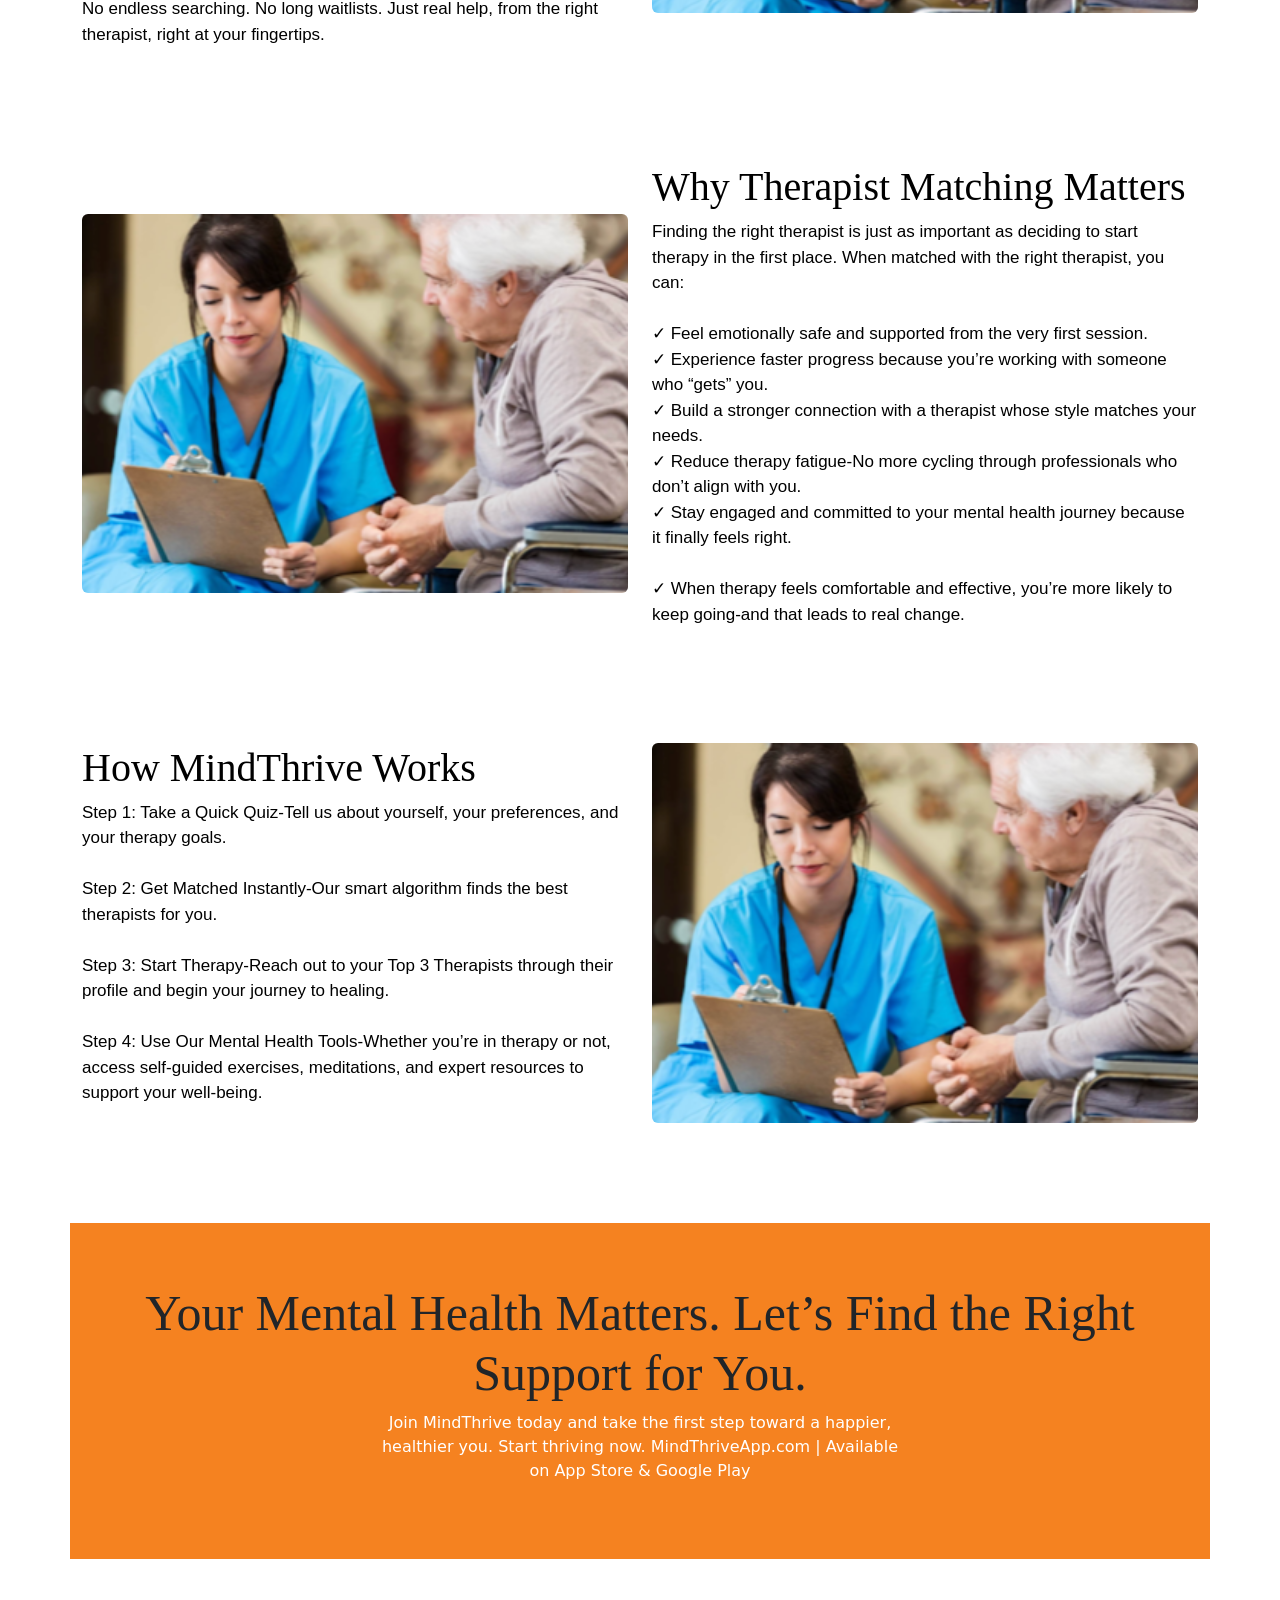
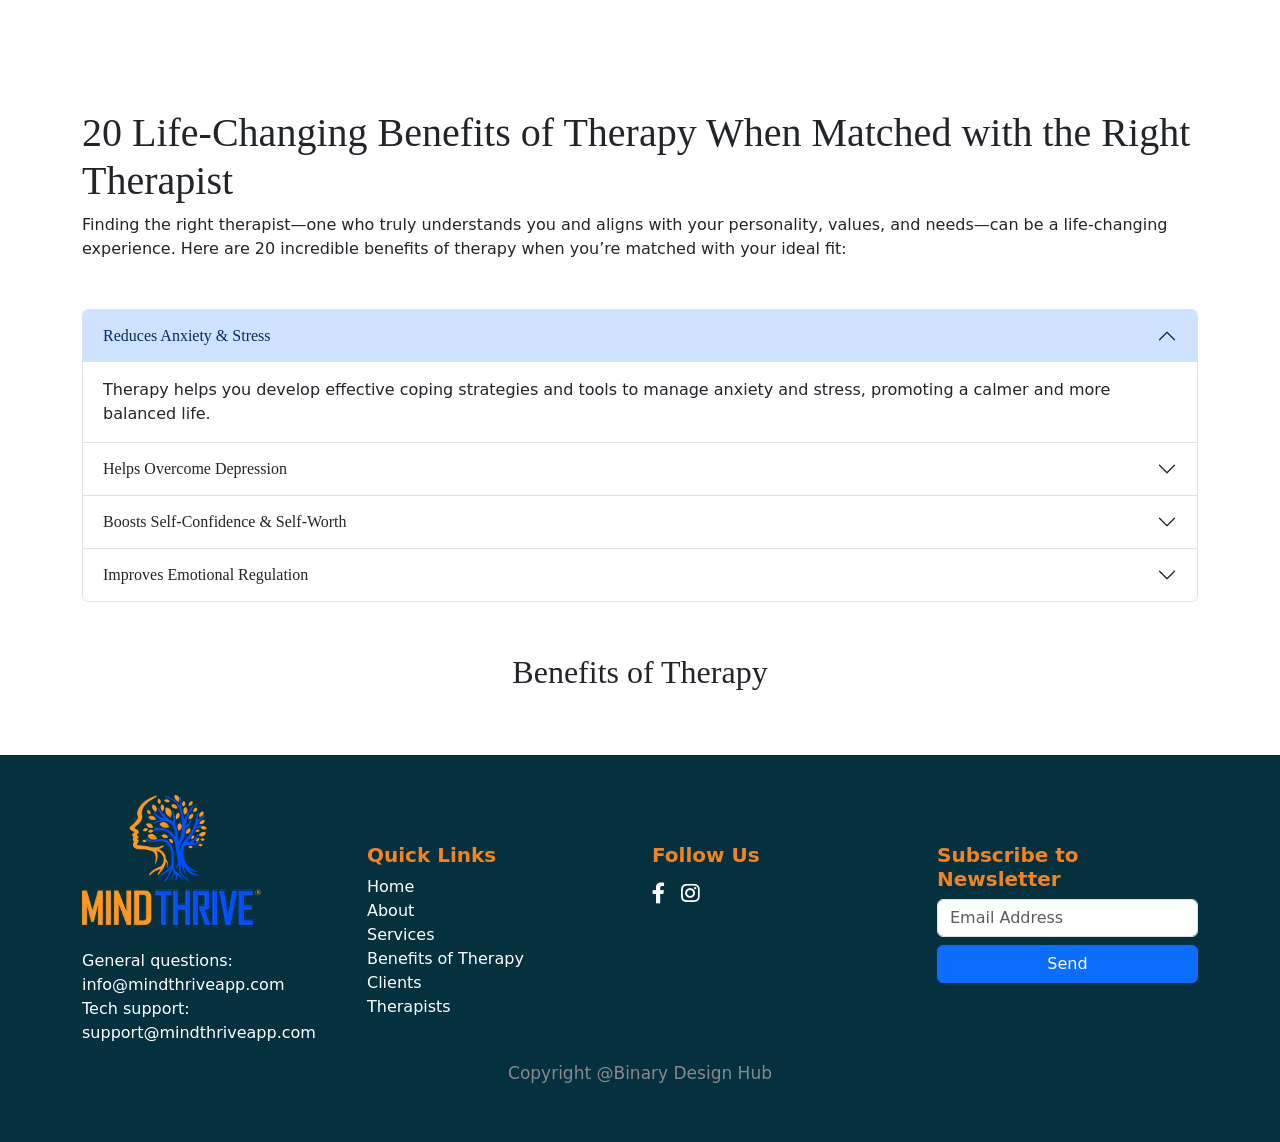
<file: clients.html>
<!DOCTYPE html>
<html lang="en">
  <head>
    <meta charset="UTF-8" />
    <meta name="viewport" content="width=device-width, initial-scale=1.0" />
    <title>Document</title>
    <link rel="stylesheet" href="style.css" />
    <link
      href="https://cdn.jsdelivr.net/npm/bootstrap@5.3.2/dist/css/bootstrap.min.css"
      rel="stylesheet"
    />
    <link
      href="https://cdnjs.cloudflare.com/ajax/libs/font-awesome/5.15.4/css/all.min.css"
      rel="stylesheet"
    />
  </head>
  <body>
    <!-- Top Bar -->
    <div class="top-bar">
      Find Your Mental Health Match. Feel Understood. Start Thriving.
    </div>

    <!-- Navbar -->
    <nav class="navbar navbar-expand-lg shadow-sm">
      <div class="container">
        <a class="navbar-brand" href="#">
          <img src="./images/nav-logo.png" alt="MindThrive" height="70" />
        </a>
        <button
          class="navbar-toggler"
          type="button"
          data-bs-toggle="collapse"
          data-bs-target="#navbarNav"
        >
          <span class="navbar-toggler-icon"></span>
        </button>
        <div
          class="collapse navbar-collapse justify-content-end"
          id="navbarNav"
        >
          <ul class="navbar-nav me-3">
            <li class="nav-item">
              <a class="nav-link" href="index.html">Home</a>
            </li>
            <li class="nav-item">
              <a class="nav-link" href="about.html">About</a>
            </li>

            <!-- Services Dropdown -->
            <li class="nav-item dropdown">
              <a
                class="nav-link dropdown-toggle"
                href="#"
                id="servicesDropdown"
                role="button"
                data-bs-toggle="dropdown"
                aria-expanded="false"
              >
                Services
              </a>
              <ul class="dropdown-menu" aria-labelledby="servicesDropdown">
                <li>
                  <a class="dropdown-item" href="/clients.html">Clients</a>
                </li>
                <li>
                  <a class="dropdown-item" href="/clinicians.html"
                    >Clinicians</a
                  >
                </li>
                <li>
                  <a class="dropdown-item" href="/benefits.html"
                    >Client Resources Library</a
                  >
                </li>
              </ul>
            </li>

            <li class="nav-item">
              <a class="nav-link" href="contact.html">Contact</a>
            </li>
          </ul>
          <a href="#" class="btn btn-download">Download</a>
        </div>
      </div>
    </nav>

    <!-- banner -->
    <section class="clients-hero">
      <div class="container text-center">
        <h1>Clients</h1>
      </div>
    </section>

    <!-- Founder -->
    <section class="founder">
      <div class="container">
        <div class="row">
          <div class="col-md-6">
            <div class="left-img">
              <img
                src="./images/clients-left-img.png"
                alt="Clients Left"
                class="img-fluid rounded shadow-sm mx-auto d-block"
                style="max-width: 100%; height: auto"
              />
            </div>
          </div>
          <div class="right col-md-6 mt-3">
            <h3>Mental Healthcare Tailored to You</h3>
            <p>
              If you’ve felt overwhelmed, discouraged, or even given up on
              finding the right therapist, you’re not alone. Many people spend
              hours searching, only to feel unheard, misunderstood, or stuck on
              waitlists. But the right help is out there for you or your child-
              and you deserve to find it.<br /><br />
              MindThrive takes the guesswork out of the process by matching you
              with a therapist who truly understands your needs, so you can
              finally feel supported, seen, and hopeful about what’s ahead.
            </p>
          </div>
        </div>
      </div>
    </section>

    <!-- clients-2 -->
    <section class="about-section-1">
      <div class="container">
        <div class="row align-items-center">
          <div class="col-md-6">
            <h2>Why Choose MindThrive?</h2>
            <p>
              Finding the right mental health support shouldn’t feel impossible.
              MindThrive makes it simple, personalized, and free. Answer a few
              thoughtful questions, and our advanced matching system will
              connect you with a therapist who truly understands you- someone
              who specializes in your unique needs, values, and goals.<br /><br />
              You deserve care that fits you, not a generic list of names.
              Whether you’re looking for talk therapy, trauma therapy, art or
              music therapy, ecotherapy, perinatal therapy, medicine-assisted
              therapy, or even animal-assisted therapy (just to name a few),
              we’ll match you with the right person the first time. Plus, our
              mental wellness library gives you access to guided prompts,
              mindfulness tools, and expert self-help resources anytime you need
              them.<br /><br />
              No endless searching. No long waitlists. Just real help, from the
              right therapist, right at your fingertips.
            </p>
          </div>
          <div class="col-md-6">
            <img
              src="./images/clients-img.png"
              alt="Therapy"
              class="img-fluid rounded"
            />
          </div>
        </div>
      </div>
    </section>

    <!-- clients-3 -->
    <section class="about-section-1">
      <div class="container">
        <div class="row align-items-center">
          <div class="col-md-6">
            <img
              src="./images/clients-img.png"
              alt="Therapy"
              class="img-fluid rounded"
            />
          </div>
          <div class="col-md-6">
            <h2>Why Therapist Matching Matters</h2>
            <p>
              Finding the right therapist is just as important as deciding to
              start therapy in the first place. When matched with the right
              therapist, you can:<br /><br />
              ✓ Feel emotionally safe and supported from the very first
              session.<br />
              ✓ Experience faster progress because you’re working with someone
              who “gets” you.<br />
              ✓ Build a stronger connection with a therapist whose style matches
              your needs.<br />
              ✓ Reduce therapy fatigue-No more cycling through professionals who
              don’t align with you.<br />
              ✓ Stay engaged and committed to your mental health journey because
              it finally feels right.<br /><br />
              ✓ When therapy feels comfortable and effective, you’re more likely
              to keep going-and that leads to real change.
            </p>
          </div>
        </div>
      </div>
    </section>

    <!-- clients-4 -->
    <section class="about-section-1">
      <div class="container">
        <div class="row align-items-center">
          <div class="col-md-6">
            <h2>How MindThrive Works</h2>
            <p>
              Step 1: Take a Quick Quiz-Tell us about yourself, your
              preferences, and your therapy goals.<br />
              <br />Step 2: Get Matched Instantly-Our smart algorithm finds the
              best therapists for you.<br /><br />
              Step 3: Start Therapy-Reach out to your Top 3 Therapists through
              their profile and begin your journey to healing.<br /><br />
              Step 4: Use Our Mental Health Tools-Whether you’re in therapy or
              not, access self-guided exercises, meditations, and expert
              resources to support your well-being.
            </p>
          </div>
          <div class="col-md-6">
            <img
              src="./images/clients-img.png"
              alt="Therapy"
              class="img-fluid rounded"
            />
          </div>
        </div>
      </div>
    </section>

    <!-- clients-5 -->
    <section class="about-section-4">
      <div class="container">
        <div class="row">
          <div class="col-md-12">
            <h2 class="text-center">
              Your Mental Health Matters. Let’s Find the Right Support for You.
            </h2>
            <p class="text-center">
              Join MindThrive today and take the first step toward a happier,<br />
              healthier you. Start thriving now. MindThriveApp.com |
              Available<br />
              on App Store & Google Play
            </p>
          </div>
        </div>
      </div>
    </section>

    <!-- benefits-section-2 -->
    <section class="benefits-2">
      <div class="container">
        <div class="row">
          <div class="col-md-12">
            <h2>
              20 Life-Changing Benefits of Therapy When Matched with the Right
              Therapist
            </h2>
            <p>
              Finding the right therapist—one who truly understands you and
              aligns with your personality, values, and needs—can be a
              life-changing experience. Here are 20 incredible benefits of
              therapy when you’re matched with your ideal fit:
            </p>

            <div class="accordian">
              <div class="accordion mt-5" id="accordionExample">
                <div class="accordion-item">
                  <h2 class="accordion-header" id="headingOne">
                    <button
                      class="accordion-button"
                      type="button"
                      data-bs-toggle="collapse"
                      data-bs-target="#collapseOne"
                      aria-expanded="true"
                      aria-controls="collapseOne"
                    >
                      Reduces Anxiety & Stress
                    </button>
                  </h2>
                  <div
                    id="collapseOne"
                    class="accordion-collapse collapse show"
                    aria-labelledby="headingOne"
                    data-bs-parent="#accordionExample"
                  >
                    <div class="accordion-body">
                      Therapy helps you develop effective coping strategies and
                      tools to manage anxiety and stress, promoting a calmer and
                      more balanced life.
                    </div>
                  </div>
                </div>
                <div class="accordion-item">
                  <h2 class="accordion-header" id="headingTwo">
                    <button
                      class="accordion-button collapsed"
                      type="button"
                      data-bs-toggle="collapse"
                      data-bs-target="#collapseTwo"
                      aria-expanded="false"
                      aria-controls="collapseTwo"
                    >
                      Helps Overcome Depression
                    </button>
                  </h2>
                  <div
                    id="collapseTwo"
                    class="accordion-collapse collapse"
                    aria-labelledby="headingTwo"
                    data-bs-parent="#accordionExample"
                  >
                    <div class="accordion-body">
                      Through personalized support, therapy assists in
                      understanding and addressing the root causes of
                      depression, fostering hope and motivation.
                    </div>
                  </div>
                </div>
                <div class="accordion-item">
                  <h2 class="accordion-header" id="headingThree">
                    <button
                      class="accordion-button collapsed"
                      type="button"
                      data-bs-toggle="collapse"
                      data-bs-target="#collapseThree"
                      aria-expanded="false"
                      aria-controls="collapseThree"
                    >
                      Boosts Self-Confidence & Self-Worth
                    </button>
                  </h2>
                  <div
                    id="collapseThree"
                    class="accordion-collapse collapse"
                    aria-labelledby="headingThree"
                    data-bs-parent="#accordionExample"
                  >
                    <div class="accordion-body">
                      Working with the right therapist encourages
                      self-exploration, empowering you to build a stronger sense
                      of confidence and value in yourself.
                    </div>
                  </div>
                </div>

                <div class="accordion-item">
                  <h2 class="accordion-header" id="headingTwo">
                    <button
                      class="accordion-button collapsed"
                      type="button"
                      data-bs-toggle="collapse"
                      data-bs-target="#collapseTwo"
                      aria-expanded="false"
                      aria-controls="collapseTwo"
                    >
                      Improves Emotional Regulation
                    </button>
                  </h2>
                  <div
                    id="collapseTwo"
                    class="accordion-collapse collapse"
                    aria-labelledby="headingTwo"
                    data-bs-parent="#accordionExample"
                  >
                    <div class="accordion-body">
                      Therapy teaches you how to better understand, express, and
                      regulate your emotions, leading to healthier relationships
                      and personal growth.
                    </div>
                  </div>
                </div>
              </div>
            </div>
          </div>
        </div>
      </div>
    </section>

    <section>
      <div class="container mt-5 mb-5">
        <div class="row">
          <div class="col-md-12 d-flex justify-content-center">
            <h2
              style="font-family: 'Times New Roman', Times, serif"
              class="text center mt-3 mb-3"
            >
              Benefits of Therapy
            </h2>
          </div>
        </div>
      </div>
    </section>
    <!-- Footer -->
    <footer class="footer">
      <div class="container">
        <div class="row">
          <div class="col-md-3">
            <img src="./images/nav-logo.png" alt="MindThrive" height="130" />
            <p class="mt-4">
              General questions: info@mindthriveapp.com
              <br />
              Tech support: support@mindthriveapp.com
            </p>

            <!-- Social Icons
            <div class="social-icons mt-3">
              <a href="https://facebook.com" target="_blank"
                ><i class="fab fa-facebook-f"></i
              ></a>
              <a href="https://instagram.com" target="_blank"
                ><i class="fab fa-instagram"></i
              ></a>
              <a href="https://linkedin.com" target="_blank"
                ><i class="fab fa-linkedin-in"></i
              ></a>
              <a href="https://twitter.com" target="_blank"
                ><i class="fab fa-twitter"></i
              ></a>
            </div> -->
          </div>

          <div class="col-md-3 mt-5">
            <h5>Quick Links</h5>
            <ul class="list-unstyled">
              <li><a href="/index.html">Home</a></li>
              <li><a href="/about.html">About</a></li>
              <li><a href="">Services</a></li>
              <li><a href="/benefits.html">Benefits of Therapy</a></li>
              <li><a href="/clients.html">Clients</a></li>
              <li><a href="#">Therapists</a></li>
            </ul>
          </div>
          <div class="col-md-3 mt-5">
            <h5>Follow Us</h5>
            <ul class="list-unstyled d-flex mt-3">
              <li>
                <a href="https://www.facebook.com" target="_blank" class="me-3">
                  <i class="fab fa-facebook-f fa-lg"></i>
                </a>
              </li>
              <li>
                <a href="https://www.instagram.com" target="_blank">
                  <i class="fab fa-instagram fa-lg"></i>
                </a>
              </li>
            </ul>
          </div>
          <div class="col-md-3 mt-5">
            <h5>Subscribe to Newsletter</h5>
            <input
              type="email"
              class="form-control mb-2"
              placeholder="Email Address"
            />
            <button class="btn btn-primary w-100">Send</button>
          </div>
        </div>
      </div>
      <div class="bottom">
        <p>Copyright @Binary Design Hub</p>
      </div>
    </footer>

    <script src="https://cdn.jsdelivr.net/npm/bootstrap@5.3.2/dist/js/bootstrap.bundle.min.js"></script>
  </body>
</html>
</file>
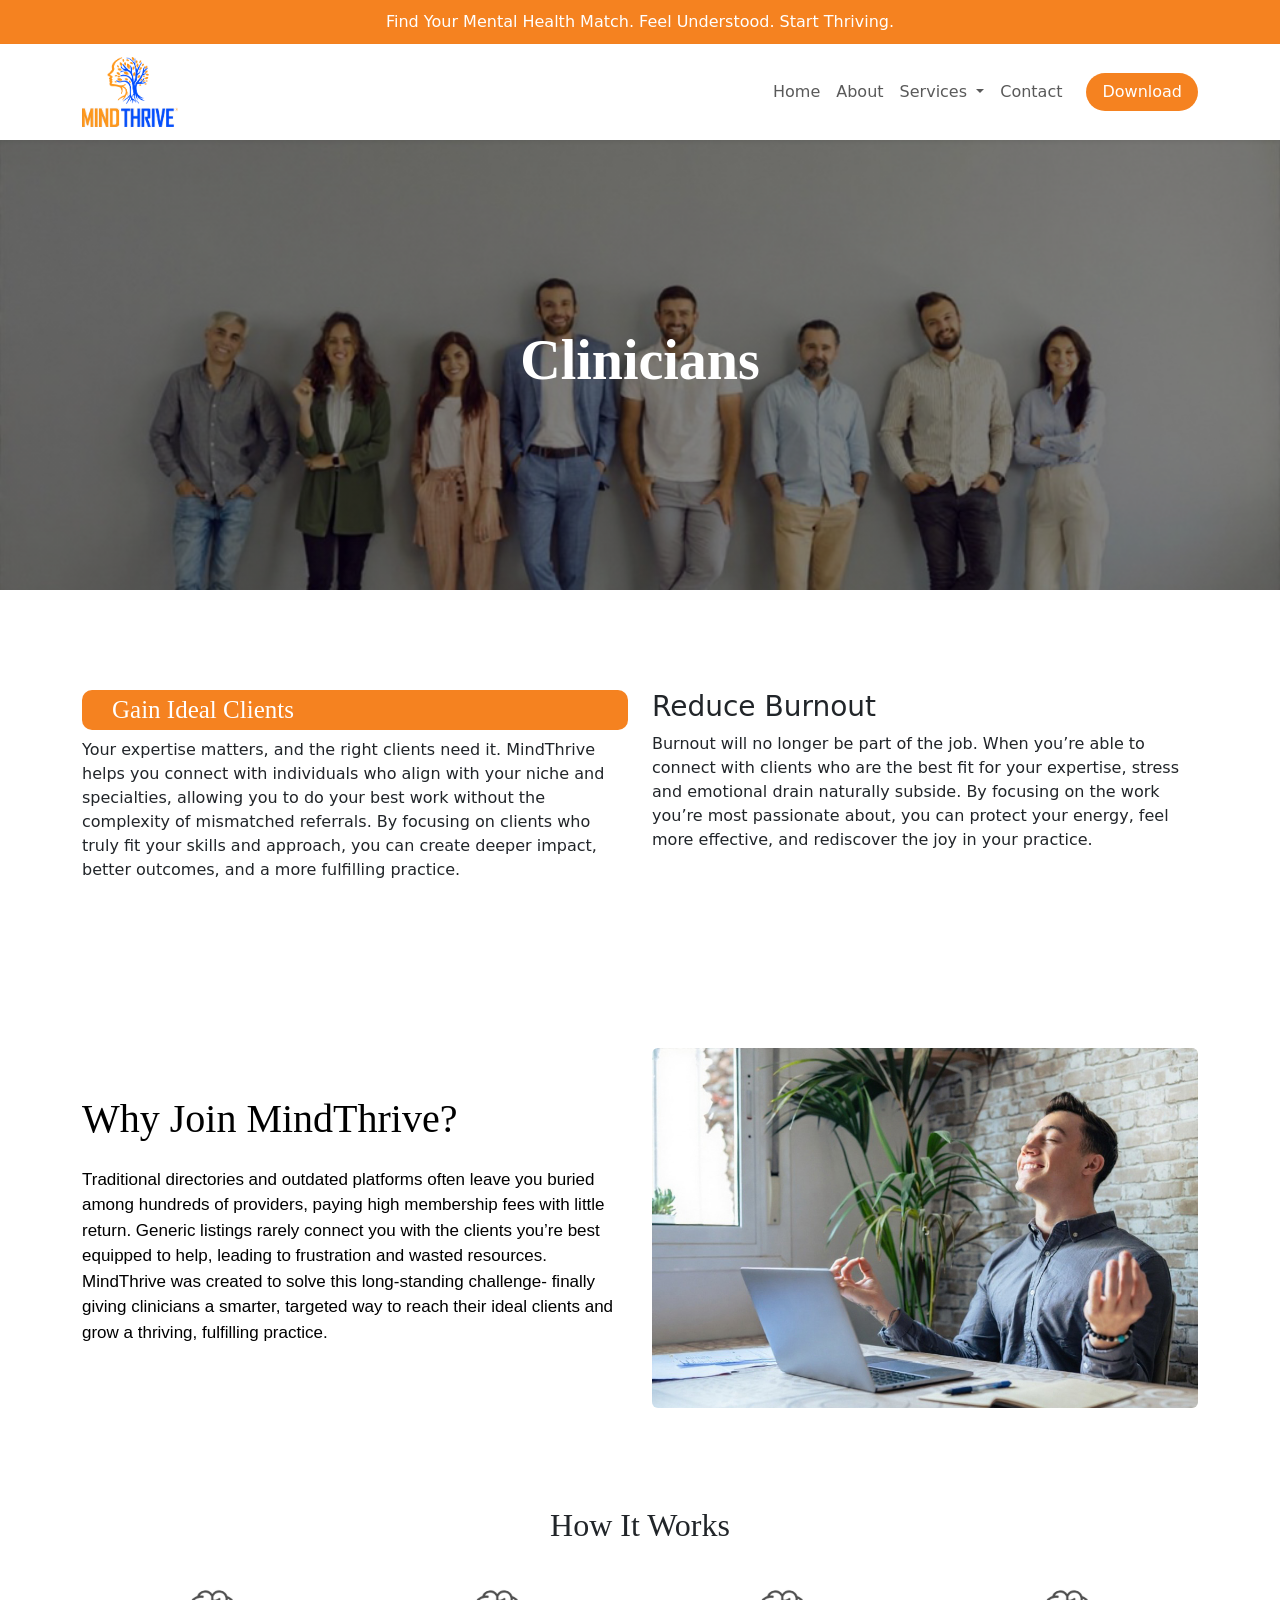
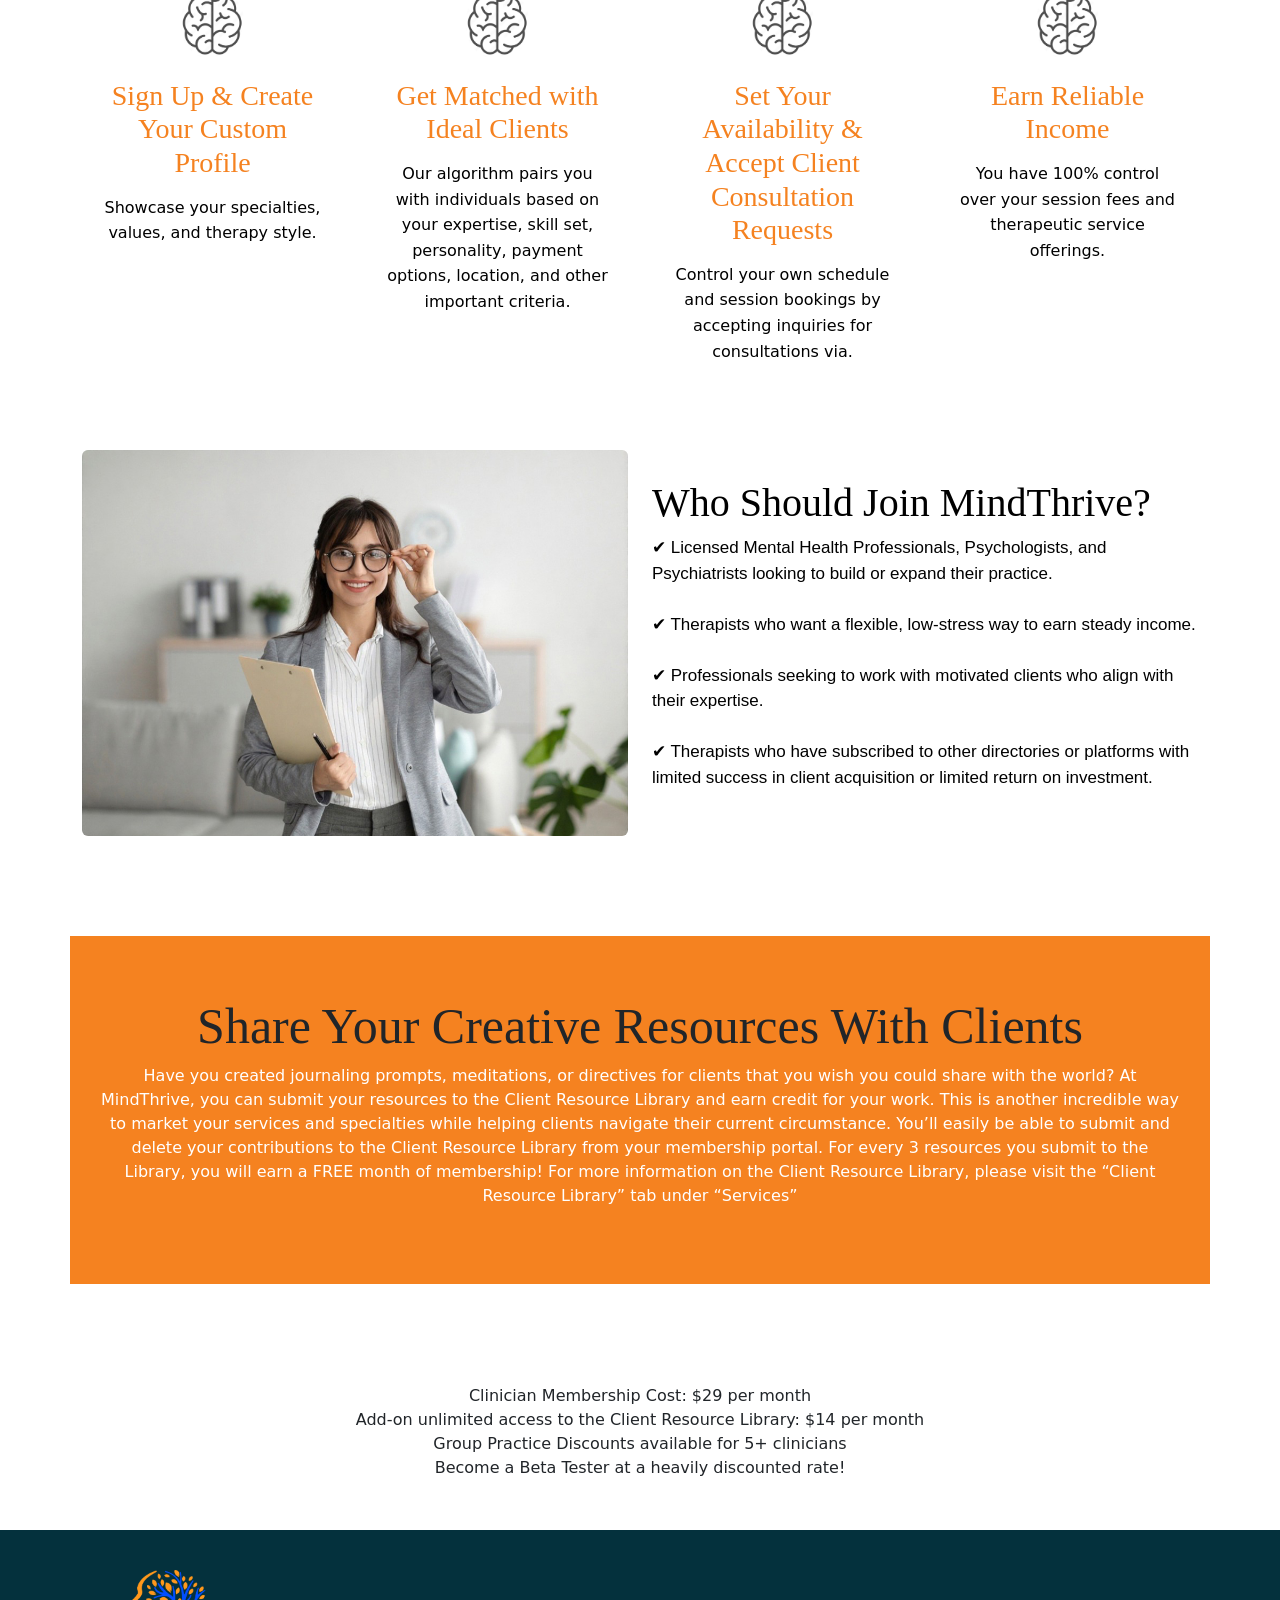
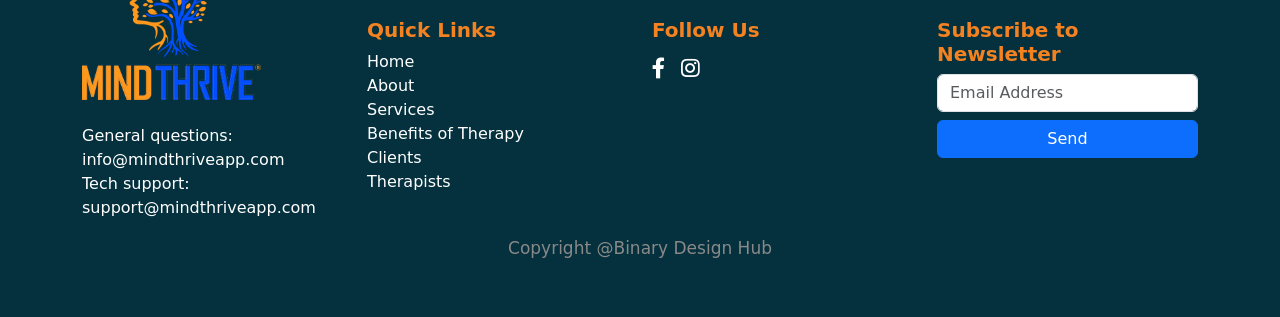
<file: clinicians.html>
<!DOCTYPE html>
<html lang="en">
  <head>
    <meta charset="UTF-8" />
    <meta name="viewport" content="width=device-width, initial-scale=1.0" />
    <title>Document</title>
    <link rel="stylesheet" href="style.css" />
    <link
      href="https://cdn.jsdelivr.net/npm/bootstrap@5.3.2/dist/css/bootstrap.min.css"
      rel="stylesheet"
    />
    <link
      href="https://cdnjs.cloudflare.com/ajax/libs/font-awesome/5.15.4/css/all.min.css"
      rel="stylesheet"
    />
  </head>
  <body>
    <!-- Top Bar -->
    <div class="top-bar">
      Find Your Mental Health Match. Feel Understood. Start Thriving.
    </div>

   <!-- Navbar -->
    <nav class="navbar navbar-expand-lg shadow-sm">
      <div class="container">
        <a class="navbar-brand" href="#">
          <img src="./images/nav-logo.png" alt="MindThrive" height="70" />
        </a>
        <button
          class="navbar-toggler"
          type="button"
          data-bs-toggle="collapse"
          data-bs-target="#navbarNav"
        >
          <span class="navbar-toggler-icon"></span>
        </button>
        <div
          class="collapse navbar-collapse justify-content-end"
          id="navbarNav"
        >
          <ul class="navbar-nav me-3">
            <li class="nav-item">
              <a class="nav-link" href="index.html">Home</a>
            </li>
            <li class="nav-item">
              <a class="nav-link" href="about.html">About</a>
            </li>

            <!-- Services Dropdown -->
            <li class="nav-item dropdown">
              <a
                class="nav-link dropdown-toggle"
                href="#"
                id="servicesDropdown"
                role="button"
                data-bs-toggle="dropdown"
                aria-expanded="false"
              >
                Services
              </a>
              <ul class="dropdown-menu" aria-labelledby="servicesDropdown">
                <li>
                  <a class="dropdown-item" href="/clients.html">Clients</a>
                </li>
                <li>
                  <a class="dropdown-item" href="/clinicians.html"
                    >Clinicians</a
                  >
                </li>
                <li>
                  <a class="dropdown-item" href="/benefits.html"
                    >Client Resources Library</a
                  >
                </li>
                
                
              </ul>
            </li>

            <li class="nav-item">
              <a class="nav-link" href="contact.html">Contact</a>
            </li>
          </ul>
          <a href="#" class="btn btn-download">Download</a>
        </div>
      </div>
    </nav>

    <!-- banner -->
    <section class="clinicians-hero">
      <div class="container text-center">
        <h1>Clinicians</h1>
      </div>
    </section>

    <!-- Founder -->
    <section class="founder">
      <div class="container">
        <div class="row">
          <div class="col-md-6">
            <div class="right">
              <h3>Gain Ideal Clients</h3>
              <p>
                Your expertise matters, and the right clients need it.
                MindThrive helps you connect with individuals who align with
                your niche and specialties, allowing you to do your best work
                without the complexity of mismatched referrals. By focusing on
                clients who truly fit your skills and approach, you can create
                deeper impact, better outcomes, and a more fulfilling practice.
              </p>
            </div>
          </div>
          <div class="col-md-6">
            <h3>Reduce Burnout</h3>
            <p>
              Burnout will no longer be part of the job. When you’re able to
              connect with clients who are the best fit for your expertise,
              stress and emotional drain naturally subside. By focusing on the
              work you’re most passionate about, you can protect your energy,
              feel more effective, and rediscover the joy in your practice.
            </p>
          </div>
        </div>
      </div>
    </section>

    <!-- clinicians-3 -->
    <section class="about-section-1">
      <div class="container">
        <div class="row align-items-center">
          <div class="col-md-6">
            <h2>Why Join MindThrive?</h2>
            <p class="mt-4">
              Traditional directories and outdated platforms often leave you
              buried among hundreds of providers, paying high membership fees
              with little return. Generic listings rarely connect you with the
              clients you’re best equipped to help, leading to frustration and
              wasted resources. MindThrive was created to solve this
              long-standing challenge- finally giving clinicians a smarter,
              targeted way to reach their ideal clients and grow a thriving,
              fulfilling practice.
            </p>
          </div>
          <div class="col-md-6">
            <img
              src="./images/cliniciance.jpg"
              alt="Therapy"
              class="img-fluid rounded"
            />
          </div>
        </div>
      </div>
    </section>

    <!-- clinicians-card -->
    <section class="about-section-2 text-center mt-5">
      <div class="container">
        <h2>How It Works</h2>
        <div class="row mt-4">
          <div class="col-md-3">
            <div class="card-custom">
              <div class="icon-circle">
                <img class="rounded-pill" src="./images/about-card-img.jpg"
                height="70 alt="" />
              </div>
              <h3>Sign Up & Create Your Custom Profile</h3>
              <p>Showcase your specialties, values, and therapy style.</p>
            </div>
          </div>

          <div class="col-md-3">
            <div class="card-custom">
              <div class="icon-circle">
                <img class="rounded-pill" src="./images/about-card-img.jpg"
                height="70 alt="" />
              </div>
              <h3>Get Matched with Ideal Clients</h3>
              <p>
                Our algorithm pairs you with individuals based on your
                expertise, skill set, personality, payment options, location,
                and other important criteria.
              </p>
            </div>
          </div>

          <div class="col-md-3">
            <div class="card-custom">
              <div class="icon-circle">
                <img class="rounded-pill" src="./images/about-card-img.jpg"
                height="70 alt="" />
              </div>
              <h3>
                Set Your Availability & Accept Client Consultation Requests
              </h3>
              <p>
                Control your own schedule and session bookings by accepting
                inquiries for consultations via.
              </p>
            </div>
          </div>

          <div class="col-md-3">
            <div class="card-custom">
              <div class="icon-circle">
                <img class="rounded-pill" src="./images/about-card-img.jpg"
                height="70 alt="" />
              </div>
              <h3>Earn Reliable Income</h3>
              <p>
                You have 100% control over your session fees and therapeutic
                service offerings.
              </p>
            </div>
          </div>
        </div>
      </div>
    </section>

    <!-- clinicians-5 -->
    <section class="about-section-1">
      <div class="container">
        <div class="row align-items-center">
          <div class="col-md-6">
            <img
              src="./images/clinicians-img.jpg"
              alt="Therapy"
              class="img-fluid rounded"
            />
          </div>
          <div class="col-md-6">
            <h2>Who Should Join MindThrive?</h2>
            <p>
              ✔ Licensed Mental Health Professionals, Psychologists, and
              Psychiatrists looking to build or expand their practice.<br /><br />
              ✔ Therapists who want a flexible, low-stress way to earn steady
              income.<br /><br />
              ✔ Professionals seeking to work with motivated clients who align
              with their expertise.<br /><br />
              ✔ Therapists who have subscribed to other directories or platforms
              with limited success in client acquisition or limited return on
              investment.
            </p>
          </div>
        </div>
      </div>
    </section>

    <!-- clinicians-6 -->
    <section class="about-section-4">
      <div class="container">
        <div class="row">
          <div class="col-md-12">
            <h2 class="text-center">
              Share Your Creative Resources With Clients
            </h2>
            <p class="text-center">
              Have you created journaling prompts, meditations, or directives
              for clients that you wish you could share with the world? At
              MindThrive, you can submit your resources to the Client Resource
              Library and earn credit for your work. This is another incredible
              way to market your services and specialties while helping clients
              navigate their current circumstance. You’ll easily be able to
              submit and delete your contributions to the Client Resource
              Library from your membership portal. For every 3 resources you
              submit to the Library, you will earn a FREE month of membership!
              For more information on the Client Resource Library, please visit
              the “Client Resource Library” tab under “Services”
            </p>
          </div>
        </div>
      </div>
    </section>

    <!-- clinicians-7 -->
    <section class="bullet">
      <div class="container">
        <div class="row">
          <div class="col-md-12">
            <li>Clinician Membership Cost: $29 per month</li>
            <li>
              Add-on unlimited access to the Client Resource Library: $14 per
              month
            </li>
            <li>Group Practice Discounts available for 5+ clinicians</li>
            <li>Become a Beta Tester at a heavily discounted rate!</li>
          </div>
        </div>
      </div>
    </section>

    <!-- Footer -->
    <footer class="footer">
      <div class="container">
        <div class="row">
          <div class="col-md-3">
            <img src="./images/nav-logo.png" alt="MindThrive" height="130" />
            <p class="mt-4">
              General questions: info@mindthriveapp.com
              <br />
              Tech support: support@mindthriveapp.com
            </p>

            <!-- Social Icons
            <div class="social-icons mt-3">
              <a href="https://facebook.com" target="_blank"
                ><i class="fab fa-facebook-f"></i
              ></a>
              <a href="https://instagram.com" target="_blank"
                ><i class="fab fa-instagram"></i
              ></a>
              <a href="https://linkedin.com" target="_blank"
                ><i class="fab fa-linkedin-in"></i
              ></a>
              <a href="https://twitter.com" target="_blank"
                ><i class="fab fa-twitter"></i
              ></a>
            </div> -->
          </div>

          <div class="col-md-3 mt-5">
            <h5>Quick Links</h5>
            <ul class="list-unstyled">
              <li><a href="/index.html">Home</a></li>
              <li><a href="/about.html">About</a></li>
              <li><a href="">Services</a></li>
              <li><a href="/benefits.html">Benefits of Therapy</a></li>
              <li><a href="/clients.html">Clients</a></li>
              <li><a href="#">Therapists</a></li>
            </ul>
          </div>
          <div class="col-md-3 mt-5">
            <h5>Follow Us</h5>
            <ul class="list-unstyled d-flex mt-3">
              <li>
                <a href="https://www.facebook.com" target="_blank" class="me-3">
                  <i class="fab fa-facebook-f fa-lg"></i>
                </a>
              </li>
              <li>
                <a href="https://www.instagram.com" target="_blank">
                  <i class="fab fa-instagram fa-lg"></i>
                </a>
              </li>
            </ul>
          </div>
          <div class="col-md-3 mt-5">
            <h5>Subscribe to Newsletter</h5>
            <input
              type="email"
              class="form-control mb-2"
              placeholder="Email Address"
            />
            <button class="btn btn-primary w-100">Send</button>
          </div>
        </div>
      </div>
      <div class="bottom">
        <p>Copyright @Binary Design Hub</p>
      </div>
    </footer>

    <script src="https://cdn.jsdelivr.net/npm/bootstrap@5.3.2/dist/js/bootstrap.bundle.min.js"></script>
  </body>
</html>
</file>
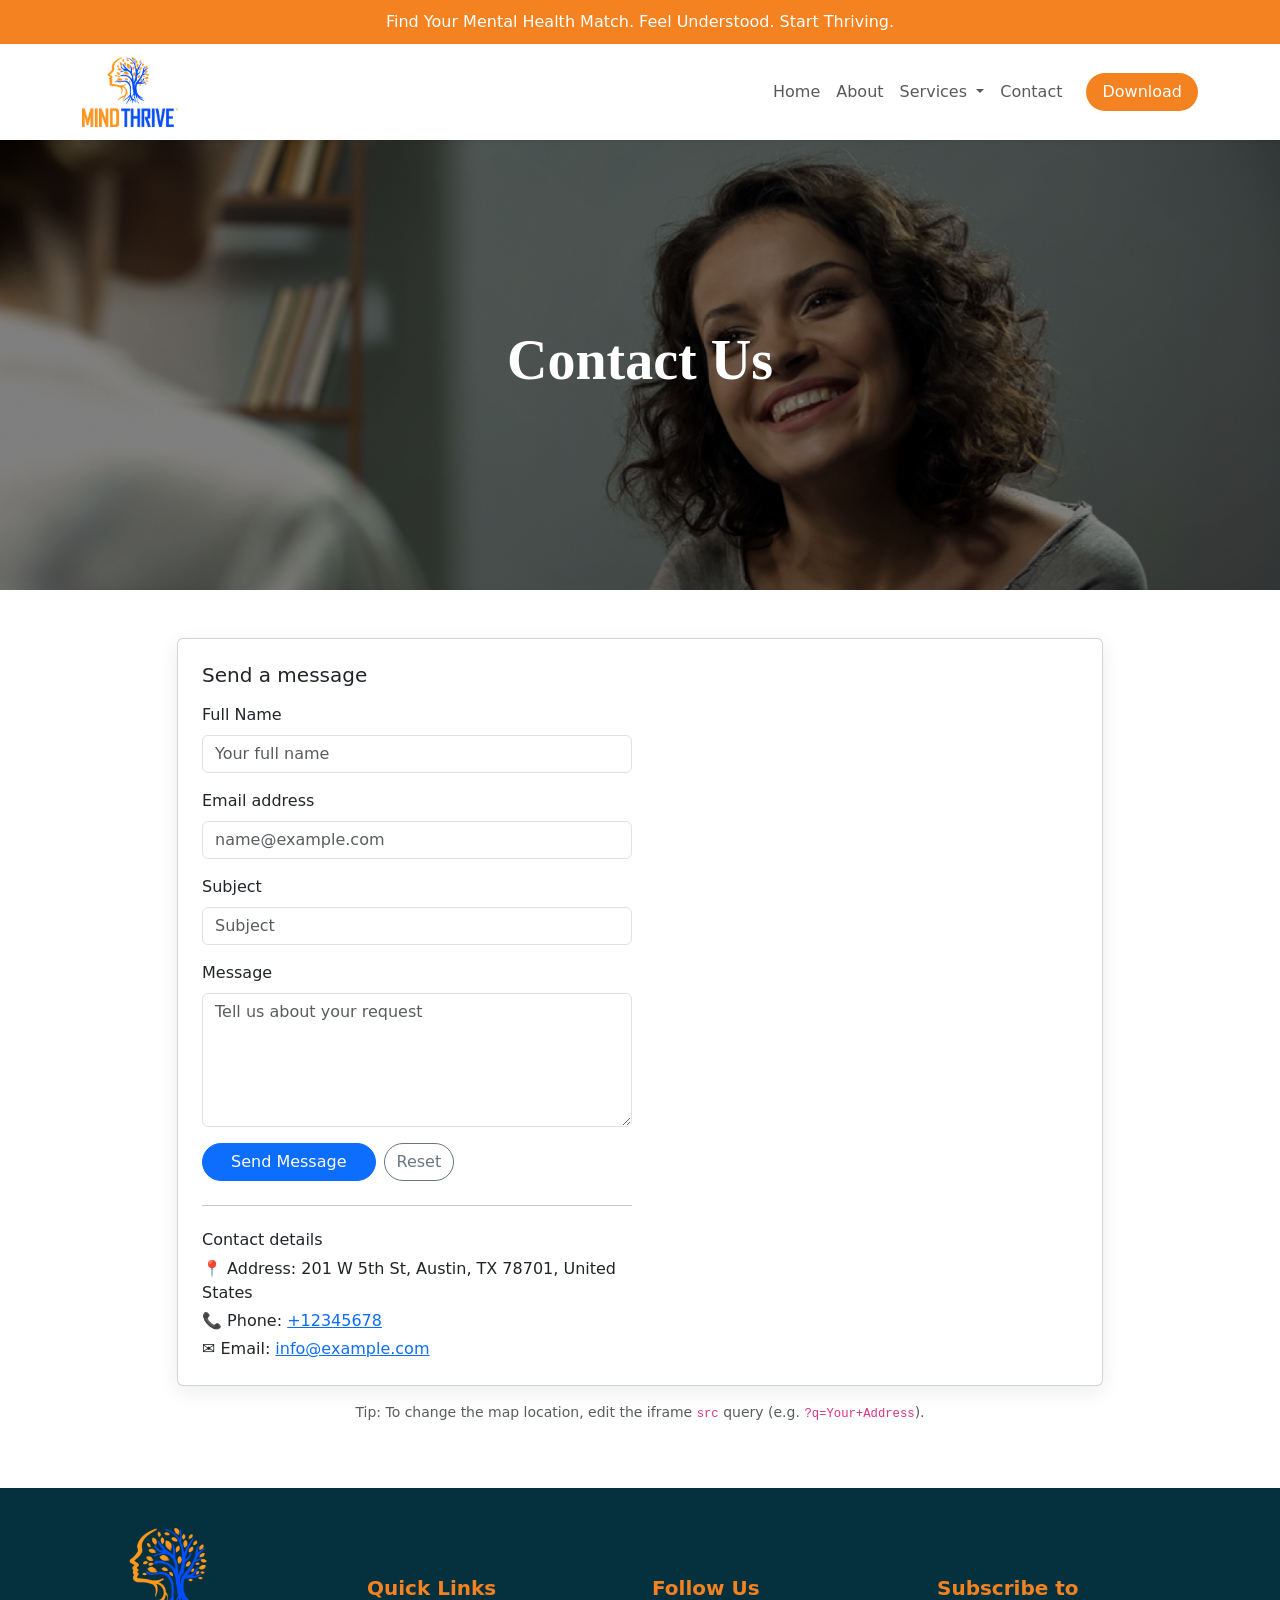
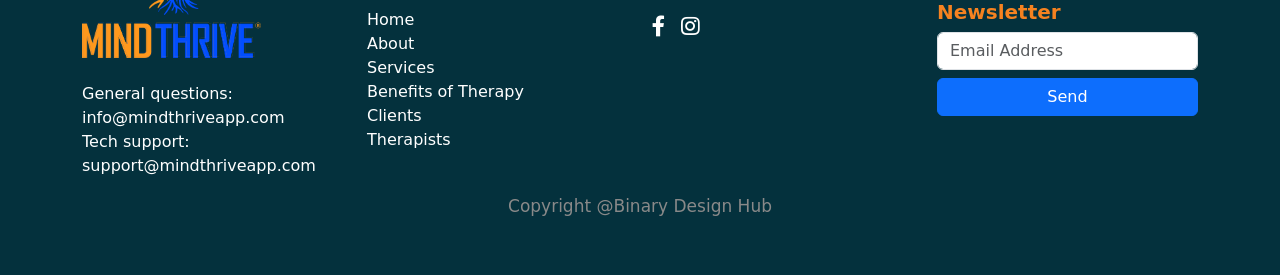
<file: contact.html>
<!DOCTYPE html>
<html lang="en">
  <head>
    <meta charset="utf-8" />
    <meta name="viewport" content="width=device-width, initial-scale=1" />
    <title>Contact Us — Your Company</title>
    <link rel="stylesheet" href="style.css" />
    <link
      href="https://cdn.jsdelivr.net/npm/bootstrap@5.3.2/dist/css/bootstrap.min.css"
      rel="stylesheet"
    />
    <link
      href="https://cdnjs.cloudflare.com/ajax/libs/font-awesome/5.15.4/css/all.min.css"
      rel="stylesheet"
    />
  </head>
  <body>
    <!-- Top Bar -->
    <div class="top-bar">
      Find Your Mental Health Match. Feel Understood. Start Thriving.
    </div>
<!-- Navbar -->
    <nav class="navbar navbar-expand-lg shadow-sm">
      <div class="container">
        <a class="navbar-brand" href="#">
          <img src="./images/nav-logo.png" alt="MindThrive" height="70" />
        </a>
        <button
          class="navbar-toggler"
          type="button"
          data-bs-toggle="collapse"
          data-bs-target="#navbarNav"
        >
          <span class="navbar-toggler-icon"></span>
        </button>
        <div
          class="collapse navbar-collapse justify-content-end"
          id="navbarNav"
        >
          <ul class="navbar-nav me-3">
            <li class="nav-item">
              <a class="nav-link" href="index.html">Home</a>
            </li>
            <li class="nav-item">
              <a class="nav-link" href="about.html">About</a>
            </li>

            <!-- Services Dropdown -->
            <li class="nav-item dropdown">
              <a
                class="nav-link dropdown-toggle"
                href="#"
                id="servicesDropdown"
                role="button"
                data-bs-toggle="dropdown"
                aria-expanded="false"
              >
                Services
              </a>
              <ul class="dropdown-menu" aria-labelledby="servicesDropdown">
                <li>
                  <a class="dropdown-item" href="/clients.html">Clients</a>
                </li>
                <li>
                  <a class="dropdown-item" href="/clinicians.html"
                    >Clinicians</a
                  >
                </li>
                <li>
                  <a class="dropdown-item" href="/benefits.html"
                    >Client Resources Library</a
                  >
                </li>
                
                
              </ul>
            </li>

            <li class="nav-item">
              <a class="nav-link" href="contact.html">Contact</a>
            </li>
          </ul>
          <a href="#" class="btn btn-download">Download</a>
        </div>
      </div>
    </nav>

    <!-- banner -->
    <section class="clients-hero">
      <div class="container text-center">
        <h1>Contact Us</h1>
      </div>
    </section>
    <main class="container py-5">
      <div class="row justify-content-center">
        <div class="col-12 col-lg-10">
          <div class="card contact-card p-3 p-md-4">
            <div class="row g-3">
              <div class="col-12 col-lg-6">
                <h5 class="mb-3">Send a message</h5>
                <form id="contactForm" novalidate>
                  <div class="mb-3">
                    <label for="name" class="form-label">Full Name</label>
                    <input
                      type="text"
                      class="form-control"
                      id="name"
                      placeholder="Your full name"
                      required
                    />
                    <div class="invalid-feedback">Please enter your name.</div>
                  </div>

                  <div class="mb-3">
                    <label for="email" class="form-label">Email address</label>
                    <input
                      type="email"
                      class="form-control"
                      id="email"
                      placeholder="name@example.com"
                      required
                    />
                    <div class="invalid-feedback">
                      Please enter a valid email.
                    </div>
                  </div>

                  <div class="mb-3">
                    <label for="subject" class="form-label">Subject</label>
                    <input
                      type="text"
                      class="form-control"
                      id="subject"
                      placeholder="Subject"
                      required
                    />
                    <div class="invalid-feedback">Please add a subject.</div>
                  </div>

                  <div class="mb-3">
                    <label for="message" class="form-label">Message</label>
                    <textarea
                      class="form-control"
                      id="message"
                      rows="5"
                      placeholder="Tell us about your request"
                      required
                    ></textarea>
                    <div class="invalid-feedback">Please write a message.</div>
                  </div>

                  <div class="d-flex gap-2">
                    <button type="submit" class="btn btn-primary rounded-pill">
                      Send Message
                    </button>
                    <button
                      type="reset"
                      class="btn btn-outline-secondary rounded-pill"
                    >
                      Reset
                    </button>
                  </div>

                  <div id="formAlert" class="mt-3" style="display: none"></div>
                </form>

                <hr class="my-4" />

                <div>
                  <h6>Contact details</h6>
                  <p class="mb-1">
                    📍 Address: 201 W 5th St, Austin, TX 78701, United States
                  </p>
                  <p class="mb-1">
                    📞 Phone: <a href="tel:+923110291266">+12345678 </a>
                  </p>
                  <p class="mb-0">
                    ✉️ Email:
                    <a href="mailto:info@example.com">info@example.com</a>
                  </p>
                </div>
              </div>

              <div class="col-12 col-lg-6">
                <h5 class="mb-3 d-lg-none">Location</h5>
              <div class="map-wrapper mb-3">
   <iframe
    src="https://maps.google.com/maps?q=201+W+5th+St,+Austin,+TX+78701,+USA&output=embed"
    width="100%"
    height="400"
    style="border:0;"
    allowfullscreen=""
    loading="lazy"
    ></iframe>
</div>


                <!-- <div class="bg-light p-3 rounded-3">
                  <h6 class="mb-2">Opening hours</h6>
                  <p class="mb-1 small">Mon - Fri: 9:00 AM — 6:00 PM</p>
                  <p class="mb-1 small">Sat: 10:00 AM — 3:00 PM</p>
                  <p class="mb-0 small">Sun: Closed</p>
                </div> -->
              </div>
            </div>
          </div>

          <p class="text-center text-muted mt-3 small">
            Tip: To change the map location, edit the iframe
            <code>src</code> query (e.g. <code>?q=Your+Address</code>).
          </p>
        </div>
      </div>
    </main>

  <!-- Footer -->
    <footer class="footer">
      <div class="container">
        <div class="row">
          <div class="col-md-3">
            <img src="./images/nav-logo.png" alt="MindThrive" height="130" />
            <p class="mt-4">
              General questions: info@mindthriveapp.com
              <br />
              Tech support: support@mindthriveapp.com
            </p>

            <!-- Social Icons
            <div class="social-icons mt-3">
              <a href="https://facebook.com" target="_blank"
                ><i class="fab fa-facebook-f"></i
              ></a>
              <a href="https://instagram.com" target="_blank"
                ><i class="fab fa-instagram"></i
              ></a>
              <a href="https://linkedin.com" target="_blank"
                ><i class="fab fa-linkedin-in"></i
              ></a>
              <a href="https://twitter.com" target="_blank"
                ><i class="fab fa-twitter"></i
              ></a>
            </div> -->
          </div>

          <div class="col-md-3 mt-5">
            <h5>Quick Links</h5>
            <ul class="list-unstyled">
              <li><a href="/index.html">Home</a></li>
              <li><a href="/about.html">About</a></li>
              <li><a href="">Services</a></li>
              <li><a href="/benefits.html">Benefits of Therapy</a></li>
              <li><a href="/clients.html">Clients</a></li>
              <li><a href="#">Therapists</a></li>
            </ul>
          </div>
          <div class="col-md-3 mt-5">
            <h5>Follow Us</h5>
            <ul class="list-unstyled d-flex mt-3">
              <li>
                <a href="https://www.facebook.com" target="_blank" class="me-3">
                  <i class="fab fa-facebook-f fa-lg"></i>
                </a>
              </li>
              <li>
                <a href="https://www.instagram.com" target="_blank">
                  <i class="fab fa-instagram fa-lg"></i>
                </a>
              </li>
            </ul>
          </div>
          <div class="col-md-3 mt-5">
            <h5>Subscribe to Newsletter</h5>
            <input
              type="email"
              class="form-control mb-2"
              placeholder="Email Address"
            />
            <button class="btn btn-primary w-100">Send</button>
          </div>
        </div>
      </div>
      <div class="bottom">
        <p>Copyright @Binary Design Hub</p>
      </div>
    </footer>

    <script>
      // Basic client-side validation + fake submit (no backend)
      (function () {
        const form = document.getElementById("contactForm");
        const alertBox = document.getElementById("formAlert");

        form.addEventListener("submit", function (e) {
          e.preventDefault();
          // simple built-in validity check
          if (!form.checkValidity()) {
            form.classList.add("was-validated");
            return;
          }

          // simulate sending
          const name = document.getElementById("name").value;
          alertBox.style.display = "block";
          alertBox.className = "alert alert-success";
          alertBox.innerText = `Thank you ${name}! Your message has been received. We'll reply soon.`;

          // reset form after a short delay
          setTimeout(() => {
            form.reset();
            form.classList.remove("was-validated");
          }, 1500);
        });
      })();
    </script>

    <script src="https://cdn.jsdelivr.net/npm/bootstrap@5.3.2/dist/js/bootstrap.bundle.min.js"></script>
  </body>
</html>
</file>
<file: style.css>
body {
  font-family: "Roboto", sans-serif;
}

.top-bar {
  background: #f58220;
  color: #fff;
  font-size: 16px;
  font-weight: 500;
  padding: 10px 0px;
  text-align: center;
}

.navbar {
  background: #fff;
}
.navbar li a{
  font-weight: 500;
}

.navbar .btn-download {
  background: #f58220;
  color: #fff;
  border-radius: 20px;
  padding: 6px 15px;
}

.hero {
  background: linear-gradient(rgba(0, 0, 0, 0.5), rgba(0, 0, 0, 0.5)),
    url("./images/hero-bg.jpeg") top center/cover no-repeat;
  min-height: 100vh; /* full screen height */
  display: flex;
  align-items: center; /* vertical center */
  justify-content: center; /* horizontal center */
  text-align: center;
  color: #fff;
}

.hero h1 {
  font-weight: bold;
  font-size: 2.8rem;
  font-family: "Times New Roman", Times, serif;
}


.hero h1 {
  font-weight: bold;
  font-size: 2.8rem;
  font-family: "Times New Roman", Times, serif;
}



.hero p {
  font-size: larger;
}

.hero a {
  padding: 10px 20px;
}

.section-orange {
  background: #f58220;
  color: #000;
  padding: 100px 0;
}

.section-orange h2 {
  font-family: "Times New Roman", Times, serif;
  font-size: 40px;
  color: #fff;
}

.section-orange p {
  color: #fff;
}

.card-custom {
  background: #fff;
  padding: 20px;
  border-radius: 8px;
  height: 100%;
  text-align: center;
  color: #000;
}
/* @media (max-width: 768px) {
  .card-custom {
    height: 100%;
  }
} */

.card-custom h5{
  font-family: 'Times New Roman', Times, serif;
  font-size: 1.5rem;
  /* font-weight: 500; */
}

.card-custom {
  transition: all 0.3s ease-in-out;
  cursor: pointer;
}

.card-custom:hover {
  transform: translateY(-10px) scale(1.05);
  box-shadow: 0 10px 25px rgba(0, 0, 0, 0.2);
}

.card-custom p {
  color: #000;
  margin-top: 15px;
  font-size: 16px;
  line-height: 1.6;
}

.section-blue {
  /* background:; */
  color: #fff;
  padding: 50px 0;
}

.section-blue h2 {
  font-family: "Times New Roman", Times, serif;
  font-size: 40px;
  color: #000;
}

.card-custom-blue {
  background: #2157e3;
  padding: 20px;
  border-radius: 8px;
  height: 100%;
  text-align: center;
  color: #000;
}

/* @media (max-width: 768px) {
  .card-custom-blue {
    height: 100%;
  }
} */

.card-custom-blue p {
  color: #fff;
  margin-top: 15px;
  font-size: 16px;
  line-height: 1.6;
}

/* .card-custom {
  background: #fff;
  color: #000;
  padding: 20px;
  border-radius: 8px;
  margin-bottom: 20px;
} */

.split-section {
  padding: 100px 0;
  background-color: #f58220;
}

.split-section h2 {
  font-family: "Times New Roman", Times, serif;
  font-size: 40px;
}

.split-section p {
  font-family: Arial, Helvetica, sans-serif;
  font-size: 17px;
  color: #fff;
}

.white .container {
  padding: 50px 0px;
}

.white .container h2 {
  font-family: "Times New Roman", Times, serif;
  font-size: 40px;
}

.join-movement-section {
  background: linear-gradient(rgba(0, 0, 0, 0.5), rgba(0, 0, 0, 0.5)),
    url("./images/hero-bg.jpeg") top/cover no-repeat;
  min-height: 40vh;
  display: flex;
  align-items: center;
  justify-content: center;
  text-align: center;
}

.join-movement-box {
  background: rgba(
    255,
    165,
    0,
    0.9
  ); /* Orange overlay with little transparency */
  border-radius: 15px;
  padding: 50px 30px;
  color: #fff;
  max-width: 900px;
  width: 90%;
}

.join-movement-box h3 {
  font-family: "Times New Roman", Times, serif;
  font-size: 40px;
}

.footer {
  background: #04313d;
  color: #fff;
  padding: 40px 0;
}

.social-icons a {
  display: inline-block;
  margin: 0 8px;
  background-color: #f58220;
  padding: 8px 15px;
  border-radius: 50%;
  color: #e11515; /* default color */
  font-size: 15px;
  transition: 0.3s;
}

.social-icons a:hover {
  color: #007bff; /* hover effect (blue) */
}

.footer h5 {
  color: #f58220;
  font-weight: 600;
}

.footer a {
  color: #fff;
  text-decoration: none;
}

.footer a:hover {
  text-decoration: underline;
}

/* -------------------------------------------About us-------------------------------------- */
.about-hero {
  background: linear-gradient(rgba(0, 0, 0, 0.5), rgba(0, 0, 0, 0.5)),
    url("./images/about-hero.jpeg") top/cover no-repeat;
  color: #fff;
  min-height: 50vh; /* full screen height */
  display: flex;
  align-items: center; /* vertical center */
  justify-content: center; /* horizontal center */
  text-align: center;
  /* filter: brightness(80%); */
}

.about-hero h1 {
  font-weight: bold;
  font-size: 3.5rem;
  font-family: "Times New Roman", Times, serif;
}

.founder {
  padding: 100px 0px;
}

.founder h2 {
  font-family: "Times New Roman", Times, serif;
}

.left-img img {
  height: 30vh;
  border-radius: 20px;
}
.right h3 {
  background-color: #f58220;
  font-family: "Times New Roman", Times, serif;
  font-size: 25px;
  color: #fff;
  padding: 5px 30px;
  border-radius: 10px;
}

.about-section-1 {
  padding: 50px 0px;
  /* background-color: #f58220; */
}

.about-section-1 h2 {
  font-family: "Times New Roman", Times, serif;
  font-size: 40px;
  color: #000;
}

.about-section-1 p {
  font-family: Arial, Helvetica, sans-serif;
  font-size: 17px;
  color: #000;
}

.about-section-1 img {
  height: 100%;
  width: 100%;
}

.about-section-2 h2 {
  font-family: "Times New Roman", Times, serif;
}
.card-custom h3 {
  font-family: "Times New Roman", Times, serif;
  color: #f58220;
  margin-top: 20px;
}

.about-section-3 {
  padding: 100px 0px;
}
.about-section-3 h2 {
  font-family: "Times New Roman", Times, serif;
  font-size: 50px;
  color: #1854e3;
}
.about-section-4 {
  padding: 50px 0px;
}
.about-section-4 h2 {
  font-family: "Times New Roman", Times, serif;
  font-size: 50px;
}
.about-section-4 p {
  color: #fff;
}
.about-section-4 .col-md-12 {
  background-color: #f58220;
  padding: 60px 30px;
}

/* ----------------------------------benefits------------------------------ */
.benefits-hero {
  background: linear-gradient(rgba(0, 0, 0, 0.5), rgba(0, 0, 0, 0.5)),
    url("./images/benefits.jpg") top/cover no-repeat;
  color: #fff;
  min-height: 50vh; /* full screen height */
  display: flex;
  align-items: center; /* vertical center */
  justify-content: center; /* horizontal center */
  text-align: center;
  /* filter: brightness(80%); */
}
.benefits-hero h1 {
  font-weight: bold;
  font-size: 3.5rem;
  font-family: "Times New Roman", Times, serif;
}

.benefits-2 {
  padding: 100px 0px;
}
.benefits-2 h2 {
  font-family: "Times New Roman", Times, serif;
  font-size: 40px;
}
.accordian {
  height: 20vh;
}

.benefits-4 {
  padding: 100px 0px;
}
.benefits-4 h2 {
  font-family: "Times New Roman", Times, serif;
  font-size: 40px;
}

.benefits-5 {
  padding: 50px 0px;
}
/* ---------------------------------------clinets------------------------------------- */
.clients-hero {
  background: linear-gradient(rgba(0, 0, 0, 0.5), rgba(0, 0, 0, 0.5)),
    url("./images/clients-hero.png") top/cover no-repeat;
  color: #fff;
  min-height: 50vh; /* full screen height */
  display: flex;
  align-items: center; /* vertical center */
  justify-content: center; /* horizontal center */
  text-align: center;
  /* filter: brightness(80%); */
}
.clients-hero h1 {
  font-weight: bold;
  font-size: 3.5rem;
  font-family: "Times New Roman", Times, serif;
}
.bullet {
  padding: 50px 0px;
}
.bullet li {
  display: flex;
  justify-content: center;
  align-items: center;
}

.clinicians-hero {
  background: linear-gradient(rgba(0, 0, 0, 0.5), rgba(0, 0, 0, 0.5)),
    url("./images/clinicians.jpg") center/cover no-repeat;
  color: #fff;
  min-height: 50vh; /* full screen height */
  display: flex;
  align-items: center; /* vertical center */
  justify-content: center; /* horizontal center */
  text-align: center;
  /* filter: brightness(80%); */
}
.clinicians-hero h1 {
  font-weight: bold;
  font-size: 3.5rem;
  font-family: "Times New Roman", Times, serif;
}

/* -----------------------contact------------------- */
body {
  background: #f8f9fa;
}
.contact-card {
  border-radius: 12px;
  box-shadow: 0 6px 20px rgba(16, 24, 40, 0.08);
}
.map-wrapper {
  height: 320px;
  border-radius: 12px;
  overflow: hidden;
}
@media (min-width: 992px) {
  .map-wrapper {
    height: 100%;
    min-height: 420px;
  }
}
.form-control:focus {
  box-shadow: none;
}
.btn-primary.rounded-pill {
  padding-left: 28px;
  padding-right: 28px;
}

.bottom {
  /* background-color: #000; */
  text-align: center;
  /* padding: 5px 0; */
  font-weight: 500;
  font-size: 17px;
  color: #898989; /* ya jo color chahiye */
}


/* -------------------------------------------video css------------------------------ */
.video-section {
  display: flex;
  flex-direction: column; /* heading upar, video neeche */
  justify-content: center;
  align-items: center;
  padding: 50px 20px;
}

.video-heading {
  text-align: center;
  /* font-size: 28px; */
  font-family: 'Times New Roman', Times, serif;
  font-size: 40px;
  margin-bottom: 20px;
  color: #222; /* apne theme ke hisaab se change kar lena */
}

.video-wrapper {
  position: relative;
  width: 80%;
  max-width: 800px;
  border-radius: 15px;
  overflow: hidden;
  box-shadow: 0 4px 12px rgba(0,0,0,0.3);
}

.thumbnail {
  width: 100%;
  display: block;
  border-radius: 15px;
  position: relative;
  z-index: 1;
}

/* Overlay - video ke upar */
.overlay {
  position: absolute;
  top: 0;
  left: 0;
  width: 100%;
  height: 100%;
  background: rgba(0,0,0,0.3); /* halka dark effect */
  z-index: 1;
  pointer-events: none; 
}

.play-btn {
  position: absolute;
  top: 50%;
  left: 50%;
  transform: translate(-50%, -50%);
  font-size: 28px;
  color: #fff;
  background: rgba(0,0,0,0.6);
  padding: 20px 28px;
  border-radius: 50%;
  cursor: pointer;
  transition: 0.3s ease;
  z-index: 2;
}

.play-btn:hover {
  background: rgba(0,0,0,0.8);
}

.video-player {
  width: 100%;
  height: auto;
  display: none; /* hidden by default */
  border-radius: 15px;
  z-index: 0;
}
</file>
